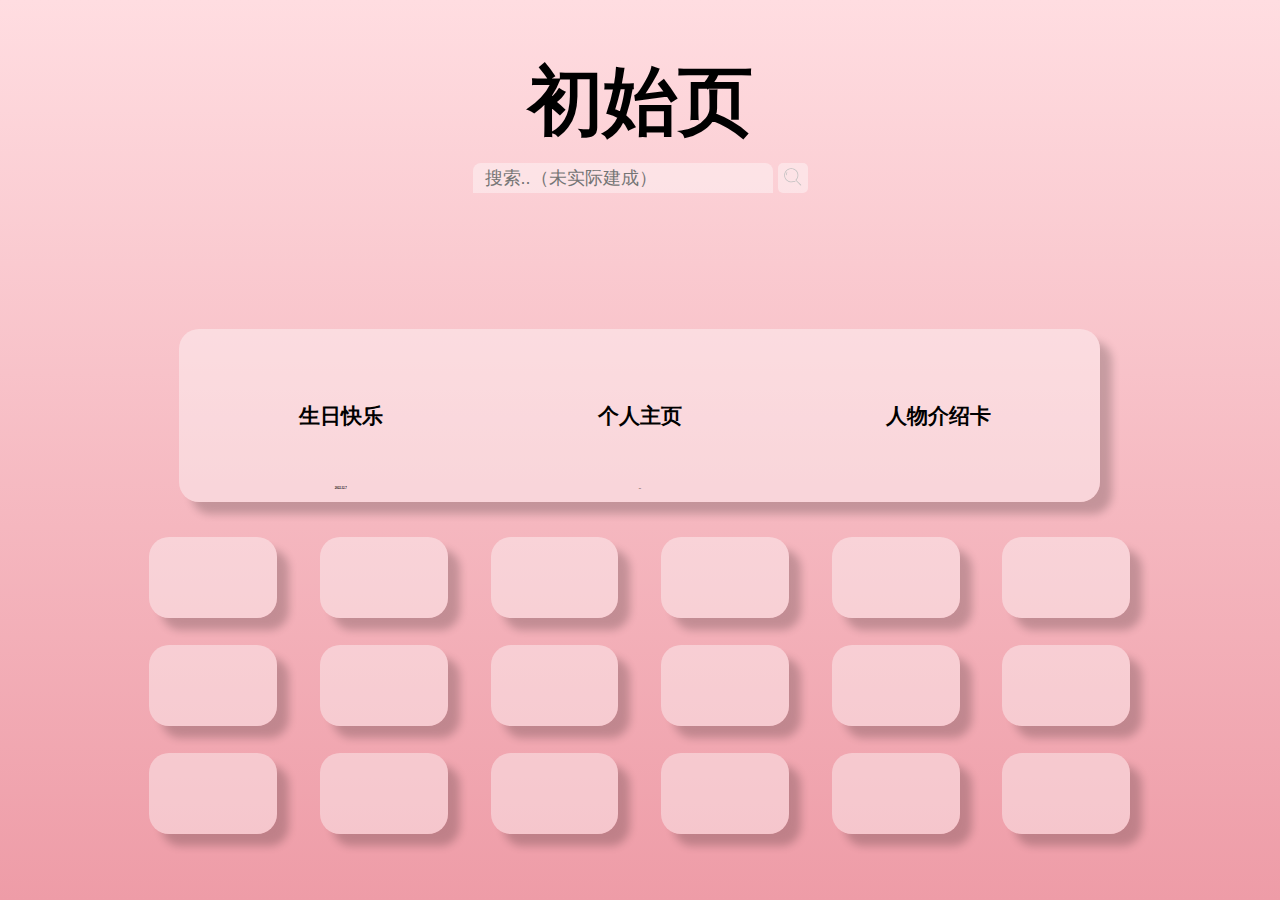
<file: index.html>
<!DOCTYPE html>
<html>
	<head>
		<meta charset="utf-8" />
		<title>初始页</title>
		<link rel="stylesheet" type="text/css" href="css/style.css">
	</head>
	<body>
		<article>
			<div class="title">
				<h2>初始页</h2>
				<form class="" action="">
					<input type="text" placeholder="搜索..（未实际建成）" name="search">
					<button type="submit"><svg t="1673343138600" class="icon" viewBox="0 0 1024 1024" version="1.1"
							xmlns="http://www.w3.org/2000/svg" p-id="3103" width="200" height="200">
							<path
								d="M912.072815 946.738335c-4.78498 0-9.56996-1.824555-13.220093-5.475711L650.662083 693.076078c-0.285502-0.285502-0.561795-0.579191-0.827855-0.883113l-6.979972-7.948019c-6.671956-7.594979-6.096858-19.11843 1.297552-26.012444 32.130791-29.958312 57.424874-65.413825 75.181283-105.379049 18.374486-41.35692 27.691689-85.472674 27.691689-131.122363 0-86.355787-33.628912-167.542854-94.691639-228.604558-61.062727-61.062727-142.249795-94.691639-228.604558-94.691639s-167.541831 33.628912-228.604558 94.691639c-61.062727 61.062727-94.691639 142.249795-94.691639 228.604558s33.628912 167.542854 94.691639 228.604558c61.062727 61.062727 142.249795 94.691639 228.604558 94.691639 26.15059 0 52.16508-3.130294 77.326133-9.301853 5.090948-1.353834 73.4038-19.189038 120.842229-14.809287 10.282181 0.948605 17.847483 10.05296 16.899902 20.335141s-10.047844 17.853623-20.335141 16.899902c-41.659819-3.845585-107.272165 13.571087-107.930151 13.747095-0.125867 0.033769-0.251733 0.065492-0.3776 0.097214-28.132734 6.91755-57.20998 10.425444-86.425372 10.425444-48.684816 0-95.922676-9.538237-140.402727-28.352745-42.953278-18.166755-81.523735-44.172035-114.644063-77.290317-33.119305-33.119305-59.123562-71.691809-77.29134-114.644063-18.813484-44.479027-28.352745-91.716888-28.352745-140.401704s9.53926-95.922676 28.352745-140.402727c18.167778-42.953278 44.172035-81.524758 77.29134-114.644063 33.119305-33.119305 71.690786-59.123562 114.644063-77.29134 44.480051-18.813484 91.717911-28.352745 140.402727-28.352745s95.922676 9.53926 140.401704 28.352745c42.953278 18.167778 81.524758 44.173059 114.644063 77.29134 33.118282 33.119305 59.123562 71.690786 77.29134 114.644063 18.813484 44.480051 28.351722 91.717911 28.351722 140.402727 0 50.912553-10.399861 100.136651-30.91101 146.305157-17.285688 38.906102-40.96704 73.973782-70.526263 104.47547l242.313791 242.310721c7.302313 7.30129 7.302313 19.138896 0.001023 26.440186C921.642774 944.912757 916.857794 946.738335 912.072815 946.738335z"
								fill="#bfbfbf" p-id="3104"></path>
							<path
								d="M165.576059 421.887656c-0.696872 0-1.400906-0.038886-2.110057-0.118704-10.260691-1.152243-17.645892-10.404977-16.493649-20.666692 4.838192-43.080168 17.974373-83.934644 39.046295-121.429607 5.058203-9.002025 16.457834-12.19781 25.458835-7.139607 9.002025 5.058203 12.19781 16.45681 7.139607 25.458835-18.605753 33.108049-30.207999 69.202105-34.484396 107.282399C183.060269 414.827867 174.967964 421.887656 165.576059 421.887656z"
								fill="#bfbfbf" p-id="3105"></path>
						</svg></i></button>
				</form>
			</div>
			<div class="box">
				<div class="box_senior">
				<div>
					<a href="storehouse/Happy_birthday-2022.12.7-17age/index.html">
						<div>
							<h3>生日快乐</h3>
							<h4>2022.12.7</h4>
						</div>
					</a>
				</div>
				<div>
					<a href="storehouse/My_Page-v0.4/index.html">
						<div>
							<h3>个人主页</h3>
							<h4>...</h4>
						</div>
					</a>
				</div>
				<div>
					<a href="storehouse/Card/index.html">
						<div>
							<h3>人物介绍卡</h3>
						</div>
					</a>
				</div>
				</div>
				<div>
					<a href="">
						<div></div>
					</a>
				</div>
				<div>
					<a href="">
						<div></div>
					</a>
				</div>
				<div>
					<a href="">
						<div></div>
					</a>
				</div>
				<div>
					<a href="">
						<div></div>
					</a>
				</div>
				<div>
					<a href="">
						<div></div>
					</a>
				</div>
				<div>
					<a href="">
						<div></div>
					</a>
				</div>
				<div>
					<a href="">
						<div></div>
					</a>
				</div>
				<div>
					<a href="">
						<div></div>
					</a>
				</div>
				<div>
					<a href="">
						<div></div>
					</a>
				</div>
				<div>
					<a href="">
						<div></div>
					</a>
				</div>
				<div>
					<a href="">
						<div></div>
					</a>
				</div>
				<div>
					<a href="">
						<div></div>
					</a>
				</div>
				<div>
					<a href="">
						<div></div>
					</a>
				</div>
				<div>
					<a href="">
						<div></div>
					</a>
				</div>
				<div>
					<a href="">
						<div></div>
					</a>
				</div>
				<div>
					<a href="">
						<div></div>
					</a>
				</div>
				<div>
					<a href="">
						<div></div>
					</a>
				</div>
				<div>
					<a href="">
						<div></div>
					</a>
				</div>
			</div>
		</article>
	</body>
</html>
</file>
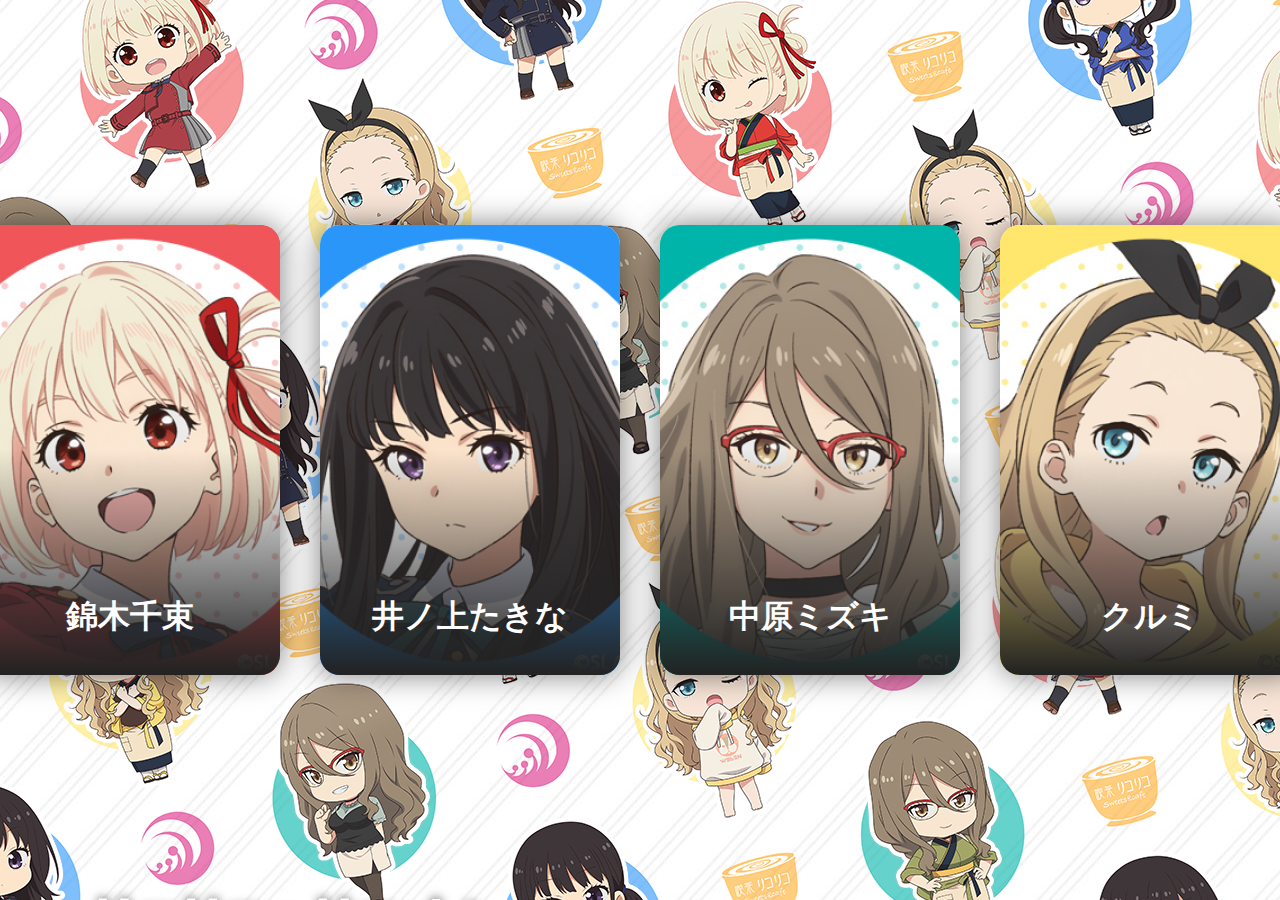
<file: storehouse/Card/index.html>
<!DOCTYPE html>
<html lang="en">
<head>
    <meta charset="UTF-8">
    <meta http-equiv="X-UA-Compatible" content="IE=edge">
    <meta name="viewport" content="width=device-width, initial-scale=1.0">
    <title>人物介绍卡片</title>
    <link rel="stylesheet" type="text/css" href="css/style.css">
</head>
<body>
    <div class="card" id="千束">
        <div class="photo">
            <img src="img/icon_01.jpg" alt="">
        </div>
        <h1>錦木千束</h1>
        <h2>にしきぎ&nbsp;ちさと</h2>
        <p>喫茶リコリコでは、自称・看板娘として明るく元気に働いている。</p>
        <a href="https://lycoris-recoil.com/character/?chara=chisato">了解更多</a>
    </div>
    <div class="card" id="泷奈">
        <div class="photo">
            <img src="img/icon_02.jpg" alt="">
        </div>
        <h1>井ノ上たきな</h1>
        <h2>いのうえ&nbsp;たきな</h2>
        <p>リコリコでの仕事で成果を出したいと思っている。</p>
        <a href="https://lycoris-recoil.com/character/?chara=takina">了解更多</a>
    </div>
    <div class="card" id="中原">
        <div class="photo">
            <img src="img/icon_03.jpg" alt="">
        </div>
        <h1>中原ミズキ</h1>
        <h2>なかはら&nbsp;みずき</h2>
        <p>晩酌しながら結婚雑誌を読むのがルーティーン。</p>
        <a href="https://lycoris-recoil.com/character/?chara=mizuki">了解更多</a>
    </div>
	<div class="card" id="胡桃">
	    <div class="photo">
	        <img src="img/icon_04.jpg" alt="">
	    </div>
	    <h1>クルミ</h1>
	    <h2>Walnut</h2>
	    <p>追っ手から逃れる為、しばらく喫茶リコリコに身を隠すこととなる。</p>
	    <a href="https://lycoris-recoil.com/character/?chara=kurumi">了解更多</a>
	</div>
</body>
</html>
</file>
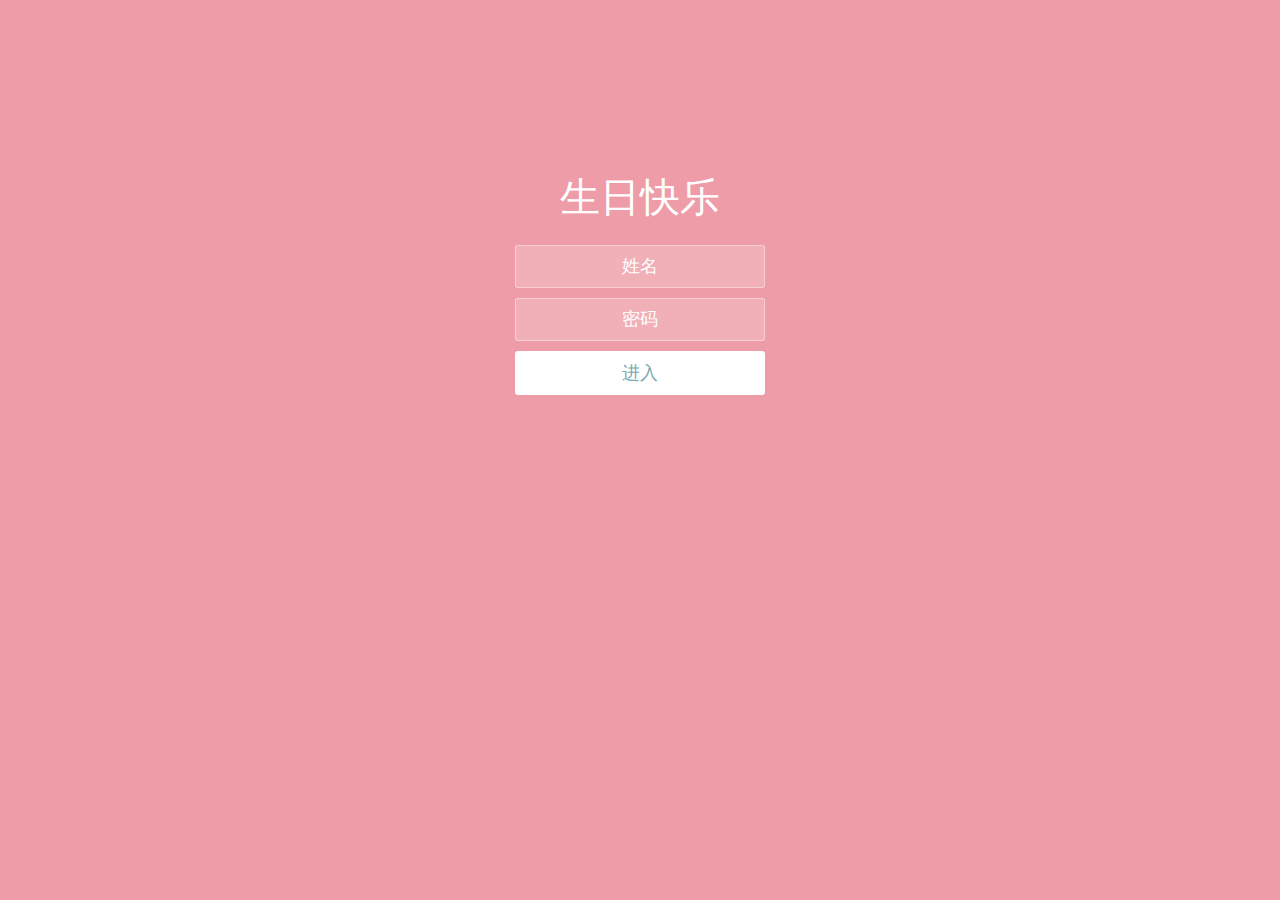
<file: storehouse/Happy_birthday-2022.12.7-17age/index.html>
<!doctype html>
<html lang="zh">

<head>
    <meta charset="UTF-8">
    <meta http-equiv="X-UA-Compatible" content="IE=edge,chrome=1">
    <meta name="viewport" content="width=device-width, initial-scale=1.0">
    <title>Happy Birthday</title>
    <link rel="stylesheet" type="text/css" href="css/styles.css">
</head>

<style>
    .iframepage {
        -webkit-overflow-scrolling: touch;
        overflow-x: scroll;
        overflow-y: hidden;
    }

    ::-webkit-scrollbar {
        width: 0px;
    }

    /*局部滚动的dom节点*/
    .scroll-el {
        overflow: auto;
    }
</style>

<body>
    <iframe src="./html/login.html" id="iframepage" scrolling="no" onload="changeFrameHeight()" frameborder="0"
        style="width:100%" marginwidth="0" marginheight="0"></iframe>
    <script src="js/jquery-2.1.1.min.js" type="text/javascript"></script>
    <script src="js/jquery-1.8.4.min.js" type="text/javascript"></script>
</body>

</html>
</file>
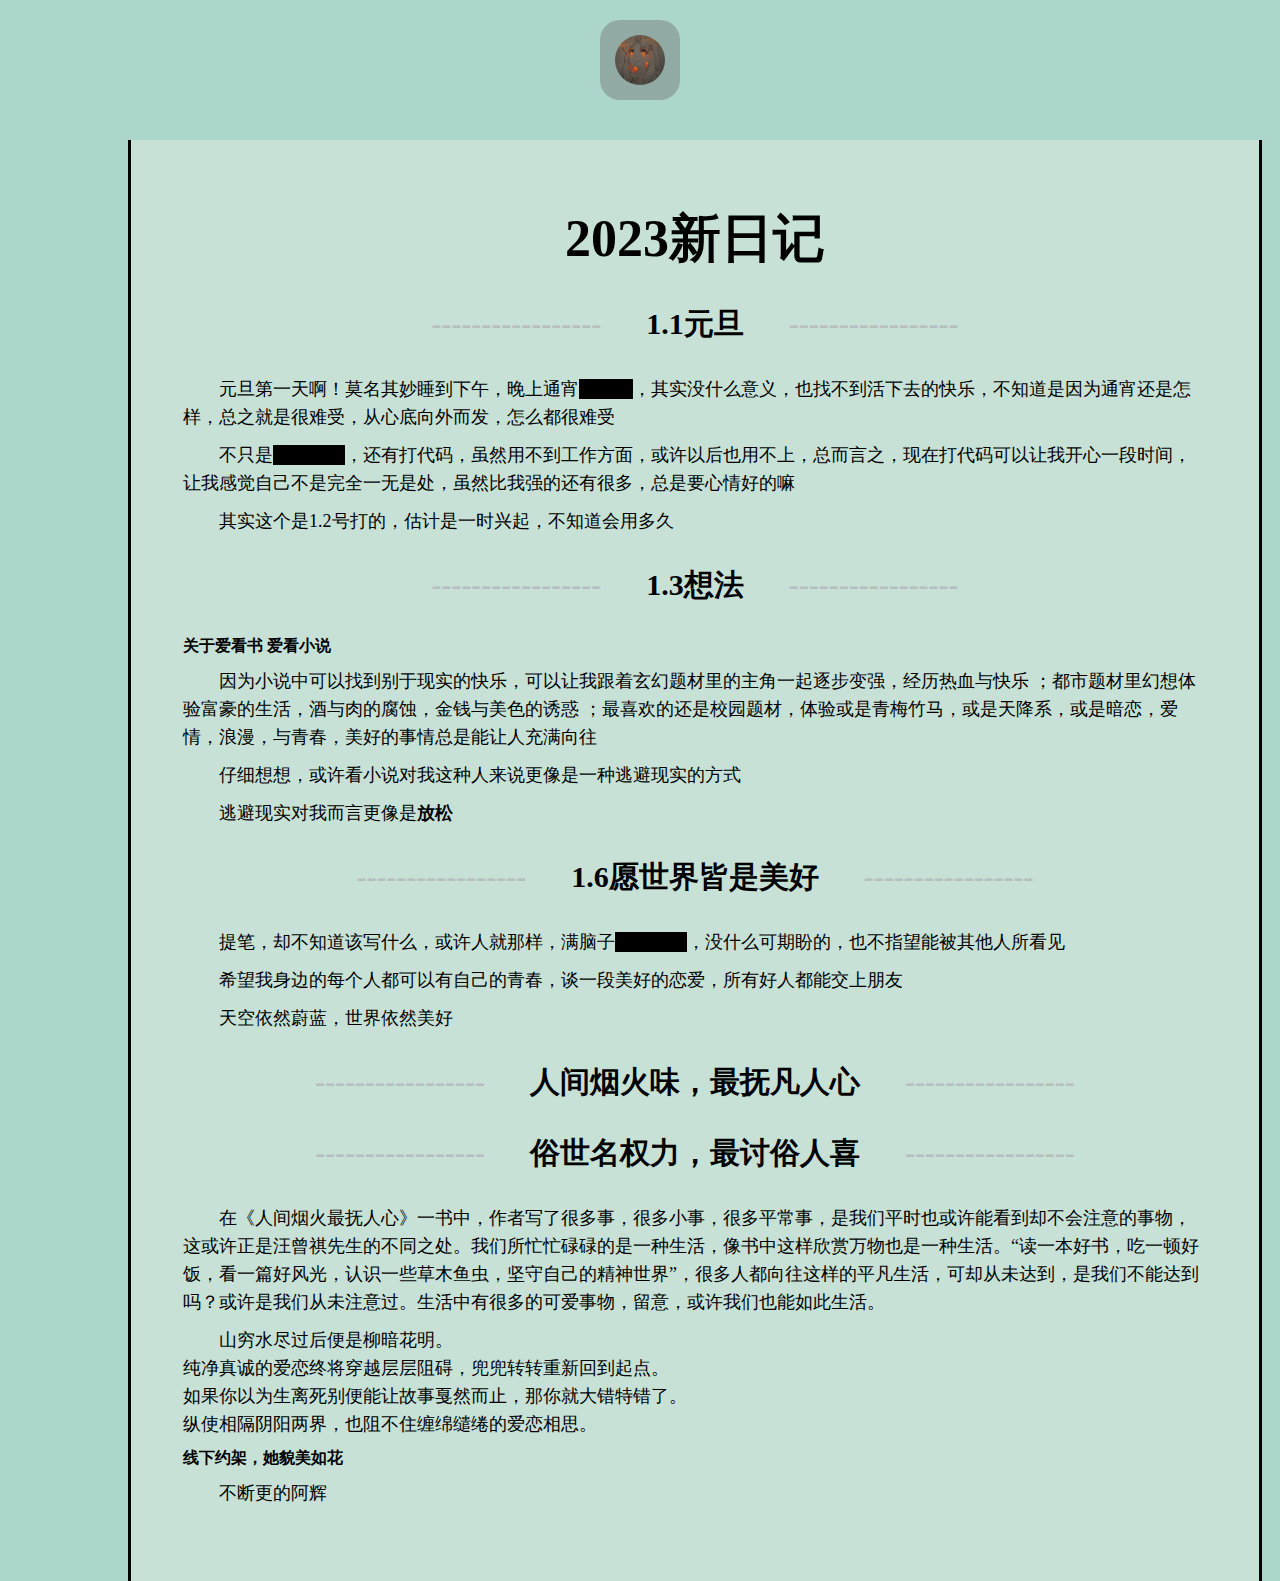
<file: storehouse/My_Page-v0.4/index.html>
<!DOCTYPE html>
<html>
	<head>
		<meta charset="utf-8" />
		<title>算个私人日志吧？</title>
		<link rel="stylesheet" type="text/css" href="css/index-style.css" />
		<link rel="stylesheet" type="text/css" href="css/home-style.css">
		<link rel="stylesheet" type="text/css" href="css/nav-style.css" />
	</head>
	<body>
		<nav>
			<div><a href="Yr.html"><img src="resources/img/Yr.jpg" alt="" class="nav-img"></a></div>
			<div><a href=""><img src="resources/img/测试1.jpg" alt="" class="nav-img"></a></div>
			<div class="nav-home"><a href="#"><img src="resources/img/headshot.jpg" alt="" class="nav-img"></a></div>
			<div><a href=""><img src="resources/img/测试5.jpg" alt="" class="nav-img"></a></div>
			<div><a href="bg.html"><img src="resources/img/测试3.jpg" alt="" class="nav-img"></a></div>
		</nav>
		<article>
			<h2>2023新日记</h2>
			<h3>1.1元旦</h3>
			<p>元旦第一天啊！莫名其妙睡到下午，晚上通宵<del>看小片</del>，其实没什么意义，也找不到活下去的快乐，不知道是因为通宵还是怎样，总之就是很难受，从心底向外而发，怎么都很难受</p>
			<p>不只是<del>看小片哦</del>，还有打代码，虽然用不到工作方面，或许以后也用不上，总而言之，现在打代码可以让我开心一段时间，让我感觉自己不是完全一无是处，虽然比我强的还有很多，总是要心情好的嘛</p>
			<p>其实这个是1.2号打的，估计是一时兴起，不知道会用多久</p>
			<h3>1.3想法</h3>
			<h4>关于爱看书&nbsp;爱看小说</h4>
			<p>因为小说中可以找到别于现实的快乐，可以让我跟着玄幻题材里的主角一起逐步变强，经历热血与快乐
				；都市题材里幻想体验富豪的生活，酒与肉的腐蚀，金钱与美色的诱惑
				；最喜欢的还是校园题材，体验或是青梅竹马，或是天降系，或是暗恋，爱情，浪漫，与青春，美好的事情总是能让人充满向往</p>
			<p>仔细想想，或许看小说对我这种人来说更像是一种逃避现实的方式</p>
			<p>逃避现实对我而言更像是<strong>放松</strong></p>
			<h3>1.6愿世界皆是美好</h3>
			<p>提笔，却不知道该写什么，或许人就那样，满脑子<del>黄色废料</del>，没什么可期盼的，也不指望能被其他人所看见</p>
			<p>希望我身边的每个人都可以有自己的青春，谈一段美好的恋爱，所有好人都能交上朋友</p>
			<p>天空依然蔚蓝，世界依然美好</p>
			<h3>人间烟火味，最抚凡人心</h3>
			<h3>俗世名权力，最讨俗人喜</h3>
			<p>在《人间烟火最抚人心》一书中，作者写了很多事，很多小事，很多平常事，是我们平时也或许能看到却不会注意的事物，这或许正是汪曾祺先生的不同之处。我们所忙忙碌碌的是一种生活，像书中这样欣赏万物也是一种生活。“读一本好书，吃一顿好饭，看一篇好风光，认识一些草木鱼虫，坚守自己的精神世界”，很多人都向往这样的平凡生活，可却从未达到，是我们不能达到吗？或许是我们从未注意过。生活中有很多的可爱事物，留意，或许我们也能如此生活。
			</p>
			
			<p>
				山穷水尽过后便是柳暗花明。
				<br>
				纯净真诚的爱恋终将穿越层层阻碍，兜兜转转重新回到起点。
				<br>
				如果你以为生离死别便能让故事戛然而止，那你就大错特错了。
				<br>
				纵使相隔阴阳两界，也阻不住缠绵缱绻的爱恋相思。
			</p>
			<h4>线下约架，她貌美如花</h4>
			<p>不断更的阿辉</p>
		</article>
	</body>
</html>
</file>
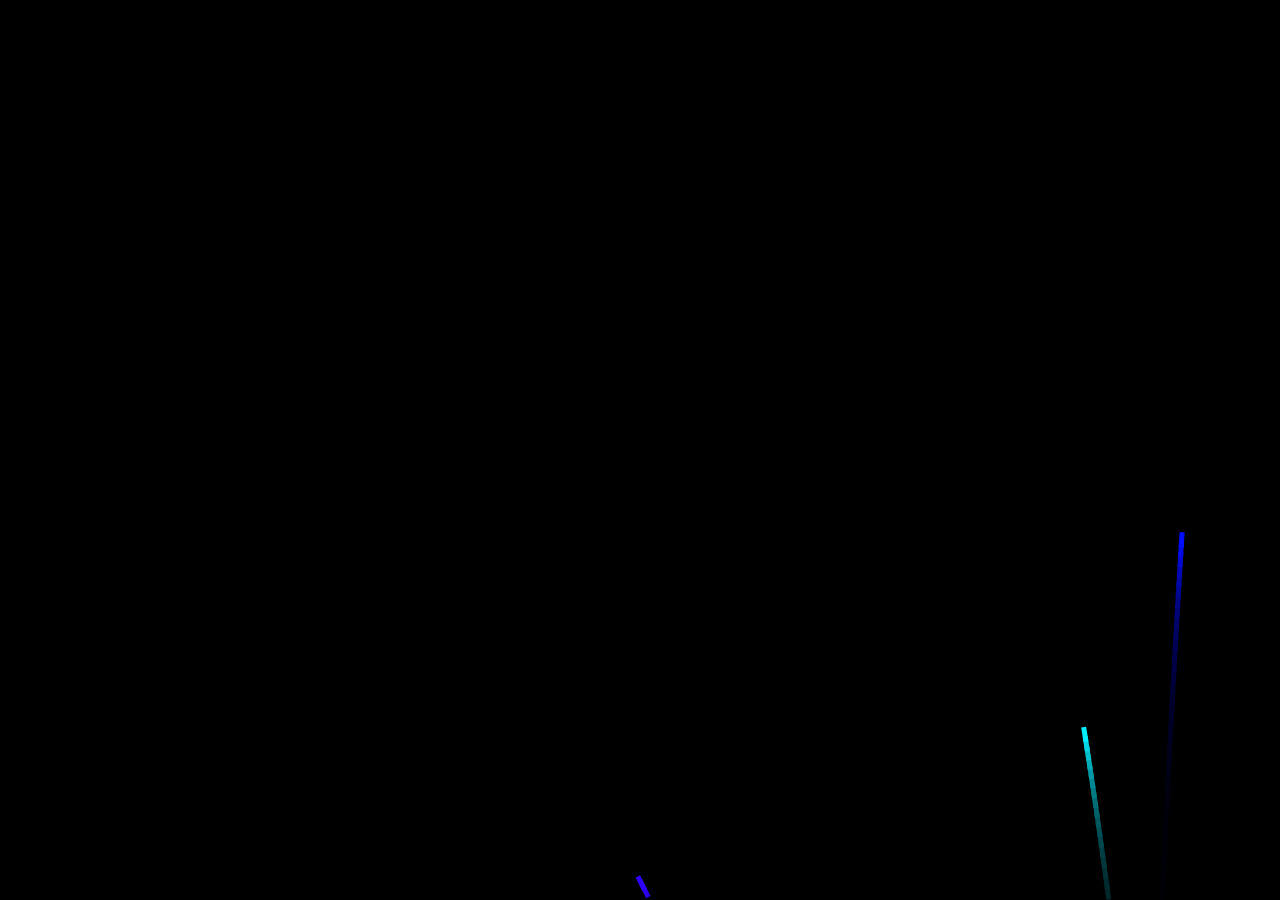
<file: storehouse/Happy_birthday-2022.12.7-17age/html/EasterEgg.html>
<!DOCTYPE html>
<html lang="en">
<script>
  var _hmt = _hmt || [];
  (function () {
    var hm = document.createElement("script");
    hm.src = "https://hm.baidu.com/hm.js?c923daf3182a4b0ce01878475080aadc";
    var s = document.getElementsByTagName("script")[0];
    s.parentNode.insertBefore(hm, s);
  })();
</script>

<head>
  <meta charset="UTF-8">
  <title>王艺然，生日快乐！</title>


</head>
<style>
  body {
    margin: 0;
    overflow: hidden;
    background: black;
  }

  canvas {
    position: absolute;
  }
</style>

<body>

  <canvas></canvas>
  <canvas></canvas>
  <canvas></canvas>

  <script>

    function GetRequest() {
      var url = decodeURI(location.search); //获取url中"?"符后的字串
      var theRequest = new Object();
      if (url.indexOf("?") != -1) {
        var str = url.substr(1);
        strs = str.split("&");
        for (var i = 0; i < strs.length; i++) {
          theRequest[strs[i].split("=")[0]] = unescape(strs[i].split("=")[1]);
        }
      }
      return theRequest;
    }
    class Shard {
      constructor(x, y, hue) {
        this.x = x;
        this.y = y;
        this.hue = hue;
        this.lightness = 50;
        this.size = 15 + Math.random() * 10;
        const angle = Math.random() * 2 * Math.PI;
        const blastSpeed = 1 + Math.random() * 6;
        this.xSpeed = Math.cos(angle) * blastSpeed;
        this.ySpeed = Math.sin(angle) * blastSpeed;
        this.target = getTarget();
        this.ttl = 100;
        this.timer = 0;
      }
      draw() {
        ctx2.fillStyle = `hsl(${this.hue}, 100%, ${this.lightness}%)`;
        ctx2.beginPath();
        ctx2.arc(this.x, this.y, this.size, 0, 2 * Math.PI);
        ctx2.closePath();
        ctx2.fill();
      }
      update() {
        if (this.target) {
          const dx = this.target.x - this.x;
          const dy = this.target.y - this.y;
          const dist = Math.sqrt(dx * dx + dy * dy);
          const a = Math.atan2(dy, dx);
          const tx = Math.cos(a) * 5;
          const ty = Math.sin(a) * 5;
          this.size = lerp(this.size, 1.5, 0.05);

          if (dist < 5) {
            this.lightness = lerp(this.lightness, 100, 0.01);
            this.xSpeed = this.ySpeed = 0;
            this.x = lerp(this.x, this.target.x + fidelity / 2, 0.05);
            this.y = lerp(this.y, this.target.y + fidelity / 2, 0.05);
            this.timer += 1;
          } else
            if (dist < 10) {
              this.lightness = lerp(this.lightness, 100, 0.01);
              this.xSpeed = lerp(this.xSpeed, tx, 0.1);
              this.ySpeed = lerp(this.ySpeed, ty, 0.1);
              this.timer += 1;
            } else {
              this.xSpeed = lerp(this.xSpeed, tx, 0.02);
              this.ySpeed = lerp(this.ySpeed, ty, 0.02);
            }
        } else {
          this.ySpeed += 0.05;
          //this.xSpeed = lerp(this.xSpeed, 0, 0.1);
          this.size = lerp(this.size, 1, 0.05);

          if (this.y > c2.height) {
            shards.forEach((shard, idx) => {
              if (shard === this) {
                shards.splice(idx, 1);
              }
            });
          }
        }
        this.x = this.x + this.xSpeed;
        this.y = this.y + this.ySpeed;
      }
    }


    class Rocket {
      constructor() {
        const quarterW = c2.width / 4;
        this.x = quarterW + Math.random() * (c2.width - quarterW);
        this.y = c2.height - 15;
        this.angle = Math.random() * Math.PI / 4 - Math.PI / 6;
        this.blastSpeed = 6 + Math.random() * 7;
        this.shardCount = 15 + Math.floor(Math.random() * 15);
        this.xSpeed = Math.sin(this.angle) * this.blastSpeed;
        this.ySpeed = -Math.cos(this.angle) * this.blastSpeed;
        this.hue = Math.floor(Math.random() * 360);
        this.trail = [];
      }
      draw() {
        ctx2.save();
        ctx2.translate(this.x, this.y);
        ctx2.rotate(Math.atan2(this.ySpeed, this.xSpeed) + Math.PI / 2);
        ctx2.fillStyle = `hsl(${this.hue}, 100%, 50%)`;
        ctx2.fillRect(0, 0, 5, 15);
        ctx2.restore();
      }
      update() {
        this.x = this.x + this.xSpeed;
        this.y = this.y + this.ySpeed;
        this.ySpeed += 0.1;
      }

      explode() {
        for (let i = 0; i < 70; i++) {
          shards.push(new Shard(this.x, this.y, this.hue));
        }
      }
    }

    console.log(GetRequest('val').val)
    // INITIALIZATION
    const [c1, c2, c3] = document.querySelectorAll('canvas');
    const [ctx1, ctx2, ctx3] = [c1, c2, c3].map(c => c.getContext('2d'));
    let fontSize = 200;
    const rockets = [];
    const shards = [];
    const targets = [];
    const fidelity = 3;
    let counter = 0;
    c2.width = c3.width = window.innerWidth;
    c2.height = c3.height = window.innerHeight;
    ctx1.fillStyle = '#000';
    const text = '王艺然,生日快乐！'
    let textWidth = 99999999;

    while (textWidth > window.innerWidth) {
      ctx1.font = `900 ${fontSize--}px Arial`;
      textWidth = ctx1.measureText(text).width;
    }

    c1.width = textWidth;
    c1.height = fontSize * 1.5;
    ctx1.font = `900 ${fontSize}px Arial`;
    ctx1.fillText(text, 0, fontSize);
    const imgData = ctx1.getImageData(0, 0, c1.width, c1.height);
    for (let i = 0, max = imgData.data.length; i < max; i += 4) {
      const alpha = imgData.data[i + 3];
      const x = Math.floor(i / 4) % imgData.width;
      const y = Math.floor(i / 4 / imgData.width);

      if (alpha && x % fidelity === 0 && y % fidelity === 0) {
        targets.push({ x, y });
      }
    }

    ctx3.fillStyle = '#FFF';
    ctx3.shadowColor = '#FFF';
    ctx3.shadowBlur = 25;

    // ANIMATION LOOP
    (function loop() {
      ctx2.fillStyle = "rgba(0, 0, 0, .1)";
      ctx2.fillRect(0, 0, c2.width, c2.height);
      //ctx2.clearRect(0, 0, c2.width, c2.height);
      counter += 1;

      if (counter % 15 === 0) {
        rockets.push(new Rocket());
      }
      rockets.forEach((r, i) => {
        r.draw();
        r.update();
        if (r.ySpeed > 0) {
          r.explode();
          rockets.splice(i, 1);
        }
      });

      shards.forEach((s, i) => {
        s.draw();
        s.update();

        if (s.timer >= s.ttl || s.lightness >= 99) {
          ctx3.fillRect(s.target.x, s.target.y, fidelity + 1, fidelity + 1);
          shards.splice(i, 1);
        }
      });

      requestAnimationFrame(loop);
    })();

    // HELPER FUNCTIONS
    const lerp = (a, b, t) => Math.abs(b - a) > 0.1 ? a + t * (b - a) : b;

    function getTarget() {
      if (targets.length > 0) {
        const idx = Math.floor(Math.random() * targets.length);
        let { x, y } = targets[idx];
        targets.splice(idx, 1);

        x += c2.width / 2 - textWidth / 2;
        y += c2.height / 2 - fontSize / 2;

        return { x, y };
      }
    }


  </script>

</body>

</html>
</file>
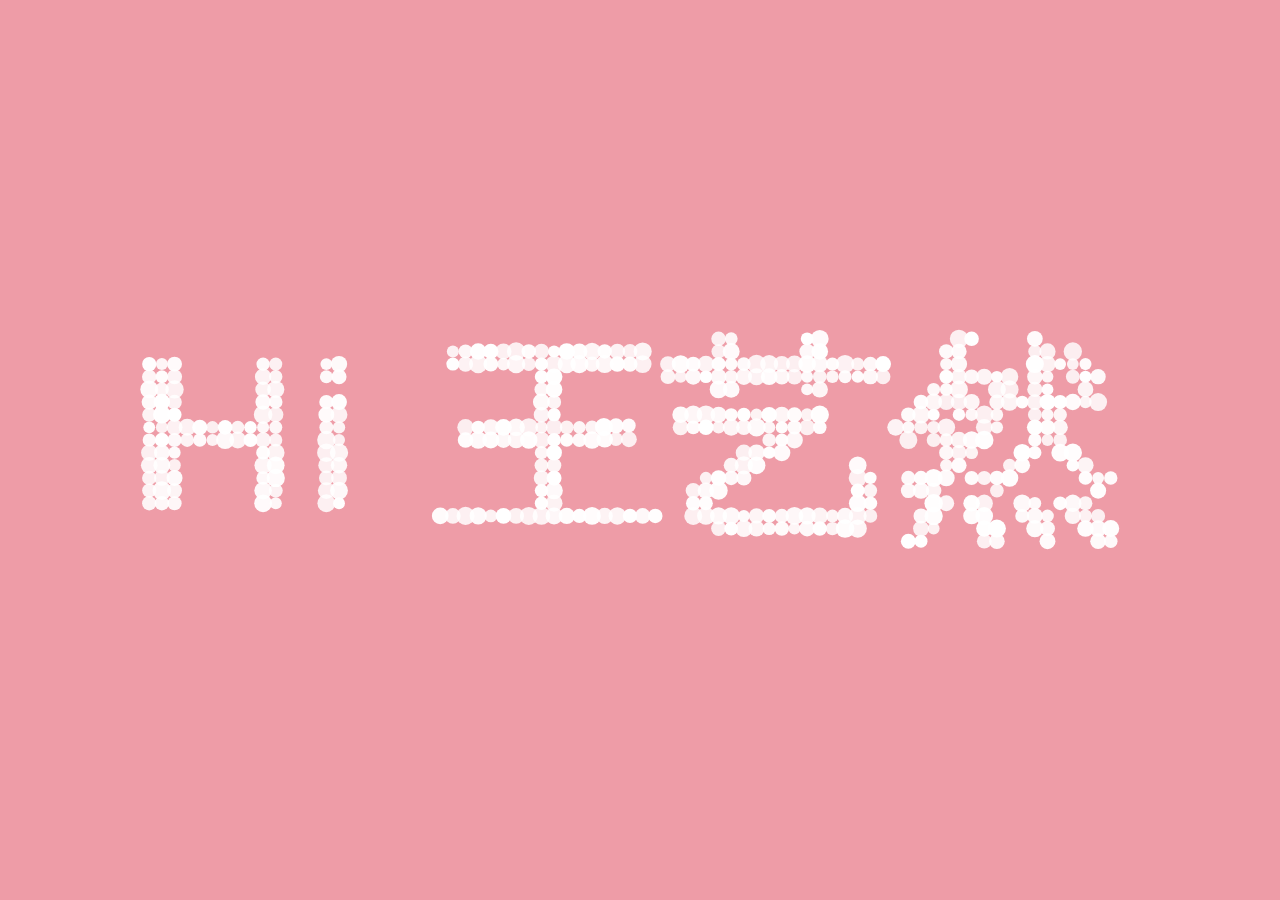
<file: storehouse/Happy_birthday-2022.12.7-17age/html/index1.html>
<!DOCTYPE html>
<html>

<head>

  <meta charset="UTF-8">

  <title></title>

  <link rel="stylesheet" href="../css/normalizel.css">

  <link rel="stylesheet" href="../css/stylel.css" media="screen" type="text/css" />

</head>

<body>
<canvas class="canvas"></canvas>

<div class="help">?</div> 

<div class="ui">
  <input class="ui-input" type="text" />
  <span class="ui-return">↵</span>
</div>

<div class="overlay">
  <div class="tabs">
    <div class="tabs-labels"><span class="tabs-label">Commands</span><span class="tabs-label">Info</span><span class="tabs-label">Share</span></div>

    <div class="tabs-panels">
      <ul class="tabs-panel commands">
        <li class="commands-item"><span class="commands-item-title">Text</span><span class="commands-item-info" data-demo="Hello :)">Type anything</span><span class="commands-item-action">Demo</span></li>
        <li class="commands-item"><span class="commands-item-title">Countdown</span><span class="commands-item-info" data-demo="#countdown 10">#countdown<span class="commands-item-mode">number</span></span><span class="commands-item-action">Demo</span></li>
        <li class="commands-item"><span class="commands-item-title">Time</span><span class="commands-item-info" data-demo="#time">#time</span><span class="commands-item-action">Demo</span></li>
        <li class="commands-item"><span class="commands-item-title">Rectangle</span><span class="commands-item-info" data-demo="#rectangle 30x15">#rectangle<span class="commands-item-mode">width x height</span></span><span class="commands-item-action">Demo</span></li>
        <li class="commands-item"><span class="commands-item-title">Circle</span><span class="commands-item-info" data-demo="#circle 25">#circle<span class="commands-item-mode">diameter</span></span><span class="commands-item-action">Demo</span></li>

        <li class="commands-item commands-item--gap"><span class="commands-item-title">Animate</span><span class="commands-item-info" data-demo="The time is|#time|#countdown 3|#icon thumbs-up"><span class="commands-item-mode">command1</span>&nbsp;|<span class="commands-item-mode">command2</span></span><span class="commands-item-action">Demo</span></li>
      </ul>
    </div>
  </div>
</div>

  <script src="../js/indexl.js"></script>

</body>

</html>
</file>
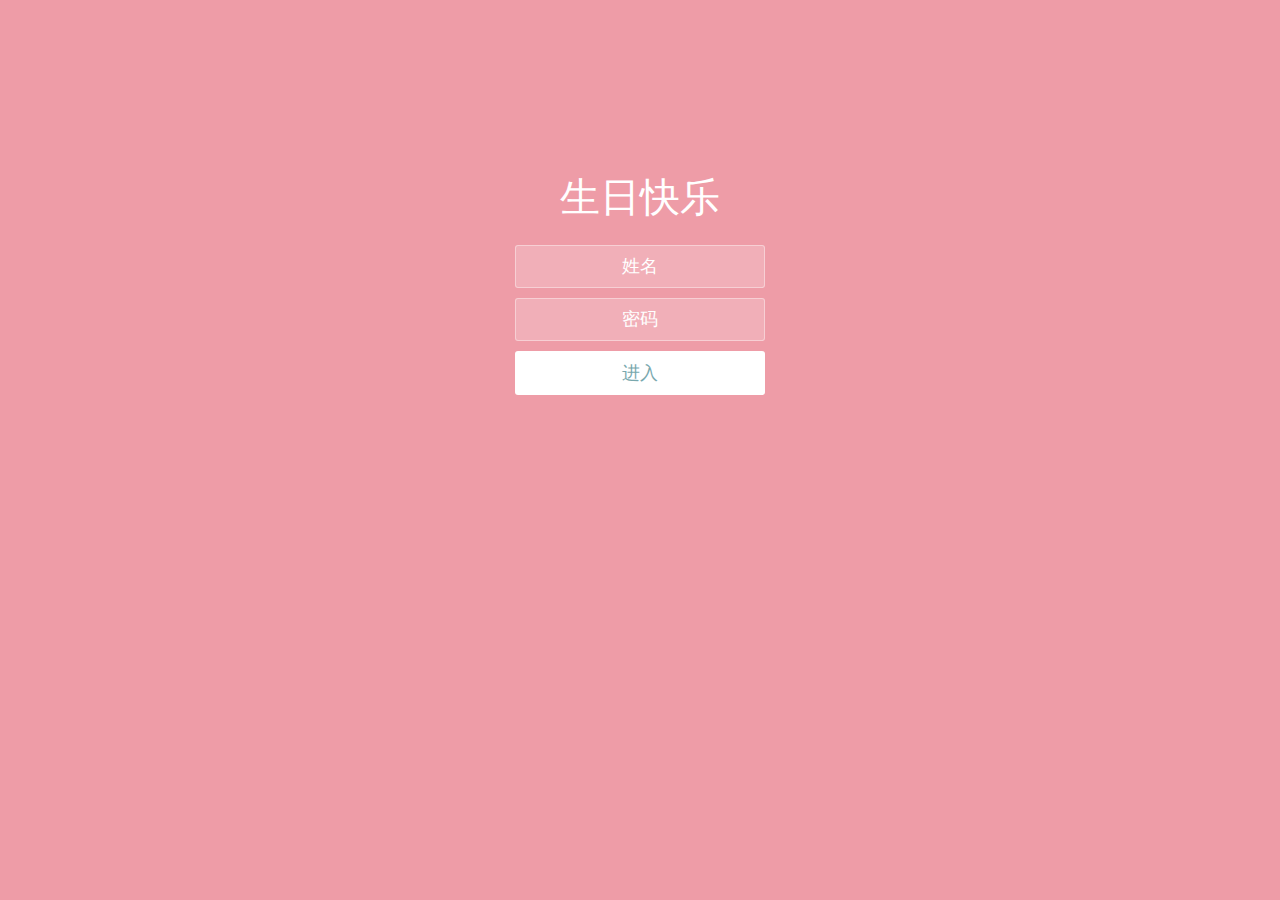
<file: storehouse/Happy_birthday-2022.12.7-17age/html/login.html>
<!doctype html>
<html lang="zh">

<head>
	<meta charset="UTF-8">
	<meta http-equiv="X-UA-Compatible" content="IE=edge,chrome=1">
	<meta name="viewport" content="width=device-width, initial-scale=1.0">
	<title>Happy Birthday</title>
	<link rel="stylesheet" type="text/css" href="../css/styles.css">
</head>

<body>
	<div class="htmleaf-container">
		<div class="wrapper">
			<div class="container">
				<h1>生日快乐</h1>
				<form class="form">
					<input id="userName" name="userName" type="text" placeholder="姓名" value="">
					<input id="pwd" name="pwd" type="password" placeholder="密码">
					<button type="submit" id="login-button">进入</button>
				</form>
			</div>
			<ul class="bg-bubbles">
				<li></li>
				<li></li>
				<li></li>
				<li></li>
				<li></li>
				<li></li>
				<li></li>
				<li></li>
				<li></li>
				<li></li>
			</ul>
		</div>
	</div>

	<script src="../js/jquery-2.1.1.min.js" type="text/javascript"></script>
	<script src="../js/jquery-1.8.4.min.js" type="text/javascript"></script>

</body>

</html>
</file>
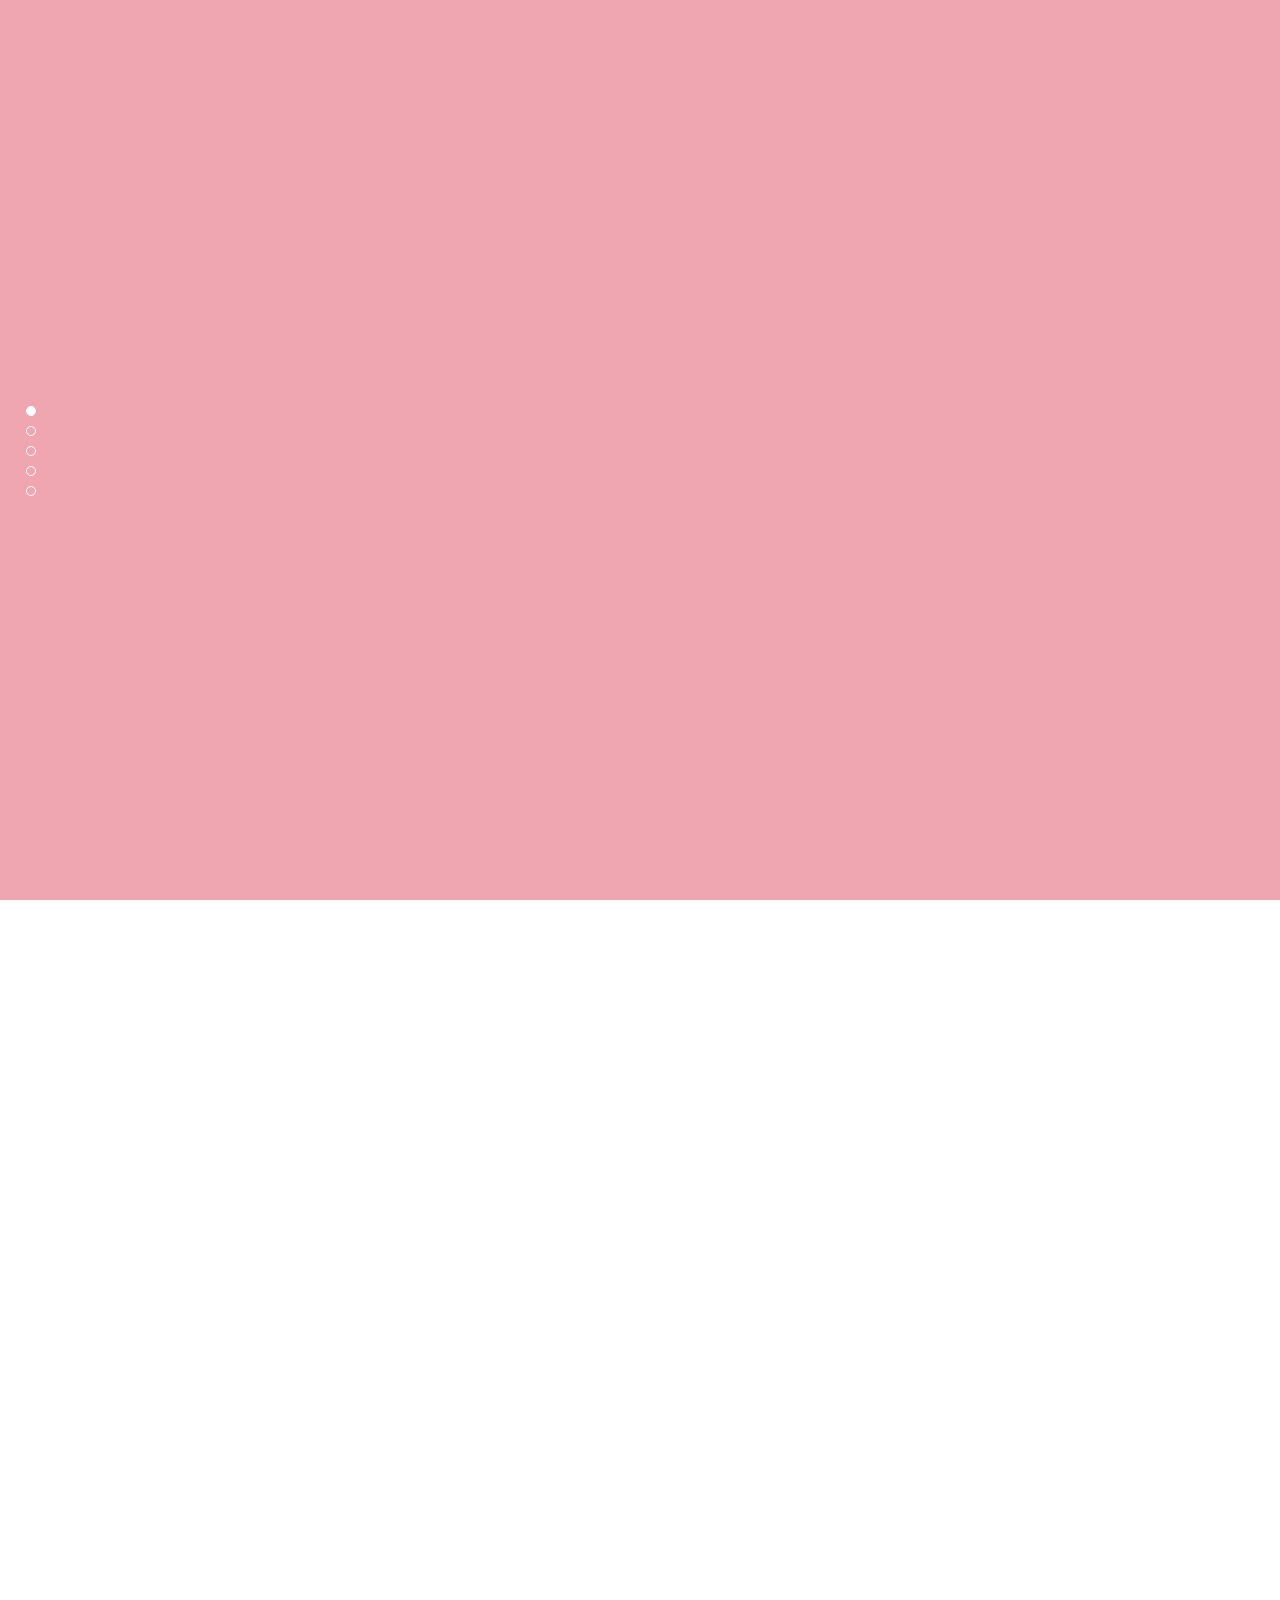
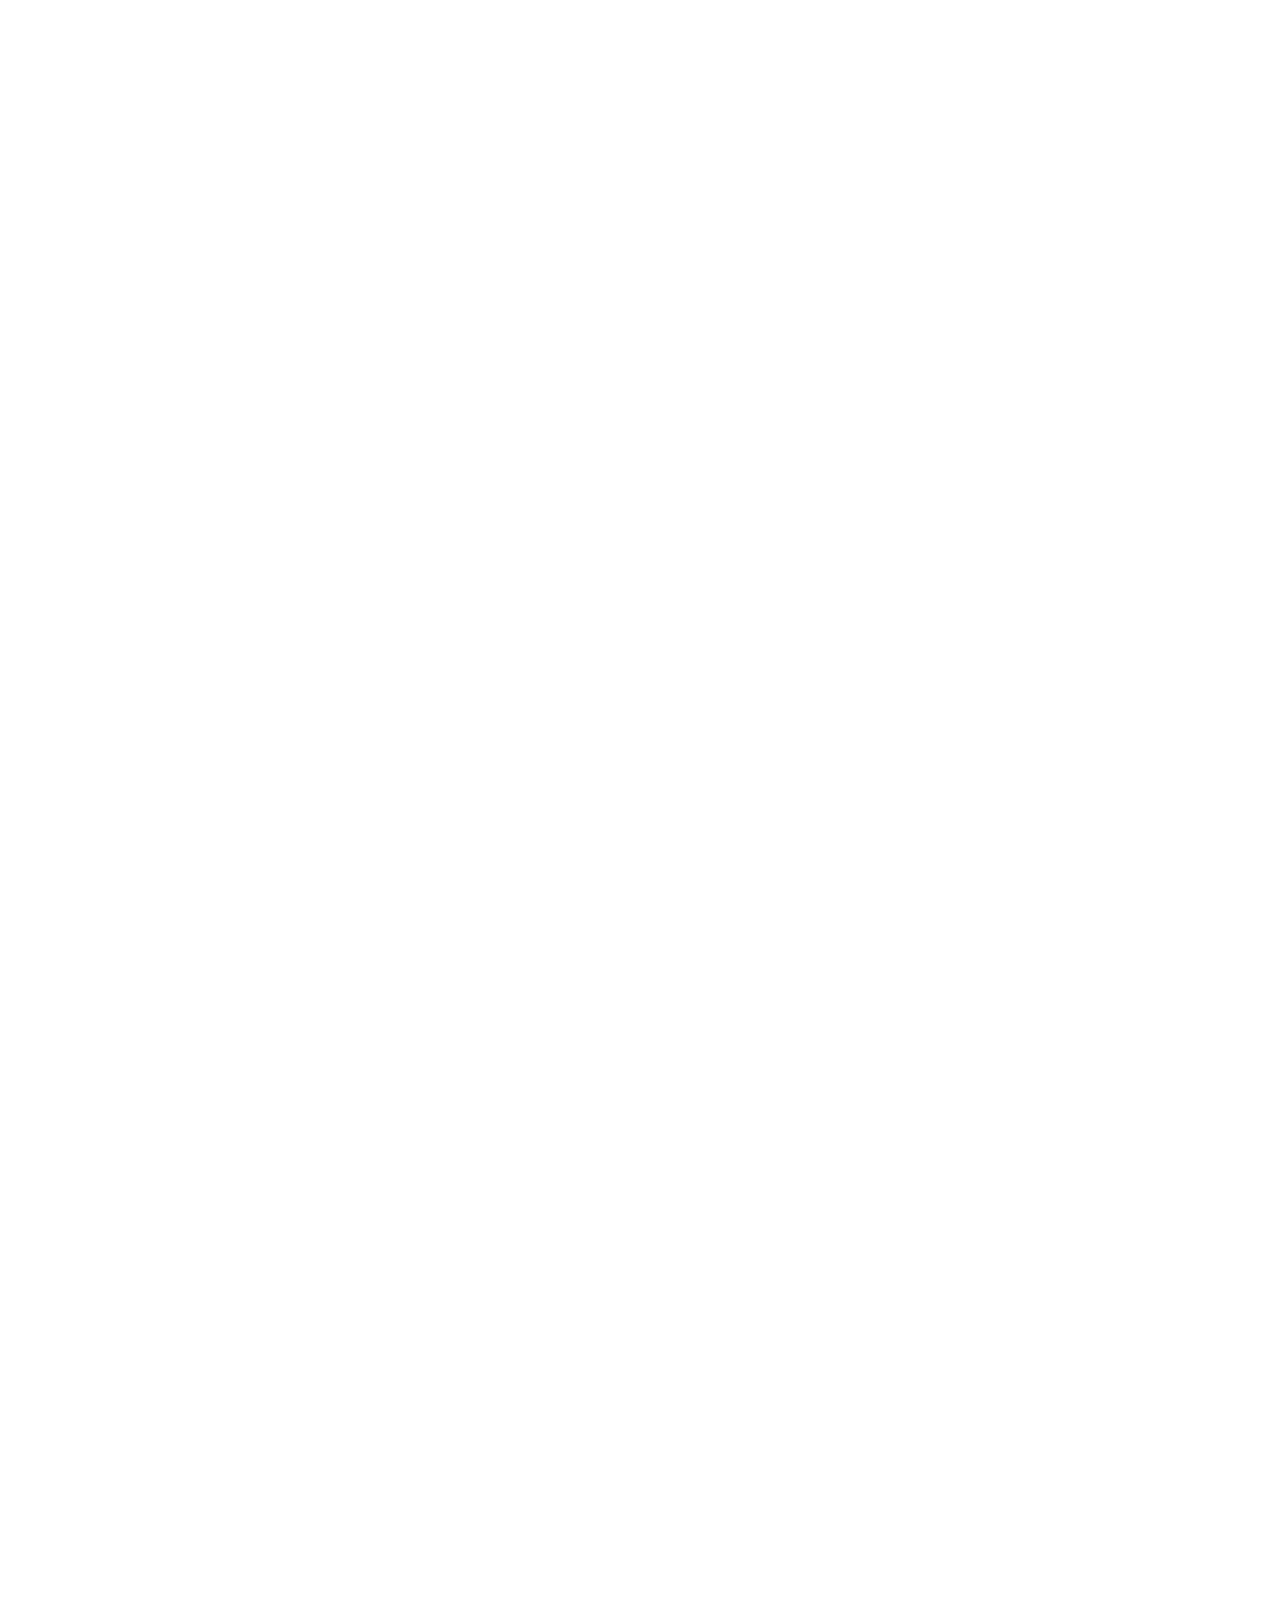
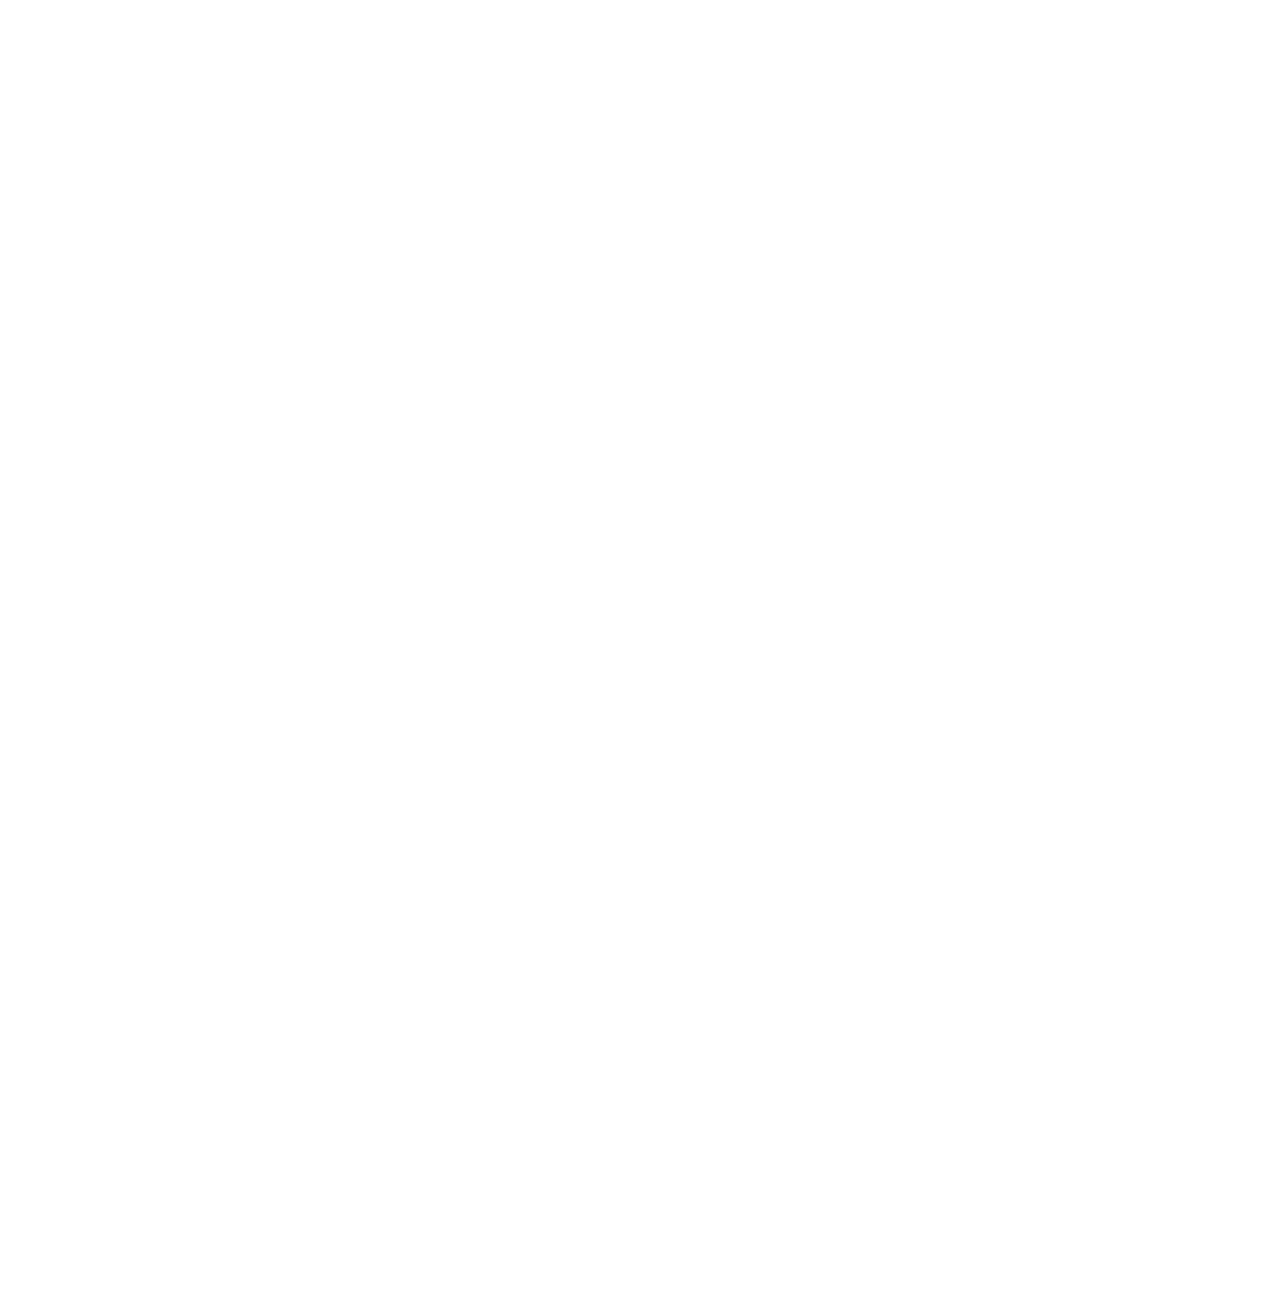
<file: storehouse/Happy_birthday-2022.12.7-17age/html/Memories.html>
<!DOCTYPE html>
<html lang="zh-CN">

<head>
  <meta charset="UTF-8">
  <title>Happy Birthday</title>
  <link rel="stylesheet" href="../css/jquery.fullPage.css">
  <link rel="stylesheet" href="../css/style.css">
</head>

<body>
  <div class="bgcolor">
    <div style="z-index:100;" id="dowebok">
      <!--第一屏-->
      <div class="section">
        <div class="ly-box01">
          <div class="ly-txt01">
            <p class="ly-stxt01">愿你能精致到老，眼里</p>
            <p class="ly-stxt02">长着太阳，笑里全是坦荡。</p>
            <p class="ly-stxt03">阳光下永远像个孩子，风雨里</p>
            <p class="ly-stxt04">像个大人，无畏亦无惧。</p>
            <!-- ，在认清 -->
            <p class="ly-stxt05">你若不伤，岁月无恙。</p>
            <!-- <p class="ly-stxt05">生活的真相后，更加热爱它吧！</p> -->
          </div>
          <div class="ly-txt02">
            <p class="ly-stxt06">我不是在最好的时光</p>
            <p class="ly-stxt07">遇见了你，而是遇见了你</p>
            <p class="ly-stxt08">才开始了我这段最好的时光。</p>
            <p class="ly-stxt09">承蒙时光不弃，感谢相遇。</p>
            <p class="ly-stxt10">祝你：往下拉！</p>
          </div>
        </div>
      </div>

      <!--第二屏-->
      <div class="section">
        <div class="timeline"></div>
        <div class="timepoint11"></div>
        <div class="ly-box11">
          <div class="ly-txt11" style="width:100%;height:10%;left:10%">
            <img class="ly-img11" src="../img/HappyBirthday.png" style="width:100%;height:100%">
          </div>
          <div class="ly-txt12">

          </div>
          <div class="ly-imgbox11" style="height:80%">
            <img class="ly-img11" src="../img/zt.png" style="height:100%">
          </div>
        </div>
        <div class="ly-triangle11"></div>

        <div class="ly-box12">
          <div class="ly-txt13" style="width:100%;height:10%;left:10%">
            <img class="ly-img11" src="../img/HappyBirthday.png" style="width:100%;height:100%">
          </div>
          <div class="ly-txt14">
            <p>小寿星</p>
            <p>祝你所有的希望都能如愿</p>
            <p>所有的梦想都能实现</p>
            <p>所有的期待都能出现</p>
            <p>所有的付出都能兑现在你生日来临之即。</p>
          </div>
          <div class="ly-imgbox11" style="height:50%">
            <img class="ly-img11" src="../img/timg.jpg" style="height:100%">
          </div>
        </div>
        <div class="ly-triangle12"></div>

      </div>

      <!--第三屏-->

      <div class="section">
        <div class="timeline"></div>
        <div class="timepoint21"></div>
        <div class="ly-box21">
          <div class="ly-txt21" style="width:100%;height:10%;left:10%">
            <img class="ly-img11" src="../img/HappyBirthday.png" style="width:200%;height:100%">
          </div>
          <div class="ly-txt22" style="left:20%;font-size: 45px">
            <p>祝</p>
            <p>你</p>
          </div>
          <div class="ly-imgbox21">
            <img class="ly-img21" src="../img/di2.png">
          </div>
        </div>
        <div class="ly-triangle21"></div>

        <div class="ly-box22">
          <div class="ly-txt23" style="width:100%;height:10%;left:10%">
            <img class="ly-img11" src="../img/HappyBirthday.png" style="width:200%;height:100%">
          </div>
          <div class="ly-txt24">
            <p>百事可乐</p>
            <p>万事芬达</p>
            <p>天天哇哈哈</p>
            <p>月月乐百事</p>
          </div>
          <div class="ly-imgbox22">
            <img class="ly-img22" src="../img/di21.jpg">
          </div>
        </div>
        <div class="ly-triangle22"></div>

        <div class="ly-box23">
          <div class="ly-txt25" style="width:100%;height:10%;left:10%">
            <img class="ly-img11" src="../img/HappyBirthday.png" style="width:100%;height:100%">
          </div>
          <div class="ly-txt26">
            <p>年年高乐高</p>
            <p>心情似雪碧</p>
            <p>永远心飞扬</p>
          </div>
          <div class="ly-imgbox23" style="height: 70%">
            <img class="ly-img23" src="../img/di24.gif" style="height: 100%">
          </div>
        </div>
        <div class="ly-triangle23"></div>
      </div>

      <!--第四屏-->

      <div class="section">
        <div class="timeline"></div>
        <div class="timepoint31"></div>
        <div class="ly-box31">
          <div class="ly-txt31" style="width:100%;height:10%;left:10%">
            <img class="ly-img11" src="../img/HappyBirthday.png" style="width:100%;height:100%">
          </div>
          <div class="ly-txt32">
            <p>愿你</p>
            <p>贪吃不胖，深情不负，傻人傻福，</p>
            <p>一直幸运。一生努力，一生被爱，</p>
            <p>想要的都拥有，得不到的都释怀。🌈</p>
          </div>
          <div class="ly-imgbox31" style="height:50%">
            <img class="ly-img31" src="../img/di22.jpg" style="height:100%">
          </div>
        </div>
        <div class="ly-triangle31"></div>

        <div class="ly-box32">
          <div class="ly-txt33" style="width:100%;height:15%;left:10%">
            <img class="ly-img11" src="../img/HappyBirthday.png" style="width:100%;height:100%">
          </div>
          <div class="ly-txt34">
            <p>今晚的星星只有十七颗，我是说，当你数到第十七颗就把眼睛闭上，你会看到我为你点亮的蜡烛。许个愿望吧</p>
          </div>
          <div class="ly-imgbox31">
            <img class="ly-img31" src="../img/di23.jpg" style="height:100%">
          </div>
        </div>
        <div class="ly-triangle32"></div>
      </div>


      <div class="section">
        <div class="timeline"></div>
        <div class="timepoint11"></div>
        <div class="ly-box81">
          <div class="ly-txt11" style="width:100%;height:10%;left:10%">
            <img class="ly-img11" src="../img/HappyBirthday.png" style="width:200%;height:200%">
          </div>
          <div class="ly-txt82" style="top:8%">
            <p class="wwww1">来自王懋睿的祝福</p>
            <p class="wwww1">小学两年，初中三年，高中一年半！</p>
            <p class="wwww1">从开始到现在</p>
            <p class="wwww1">不说喜爱，说友情</p>
            <p class="wwww1">虽然可能也没啥友情</p>
            <p class="wwww1">总而言之，生日快乐</p>
            <p class="wwww1">咋吃不胖，疫情不亲。永远美丽，直至永久</p>
          </div>
          <div class="ly-imgbox81">
            <img class="ly-img81" src="../img/haha.jpg">
          </div>
        </div>
        <div class="ly-triangle11"></div>

        <div class="ly-box82">
          <div class="ly-txt13" style="width:100%;height:10%;left:10%">
            <img class="ly-img11" src="../img/HappyBirthday.png" style="width:100%;height:100%">
          </div>
          <div class="ly-txt84">
            <p>王艺然！</p>
            <p>今天是你的生日!</p>
            <p>在这个时刻，</p>
            <p>首先送上我的祝福，希望2020身体健康，所有的烦恼统统全忘掉。</p>
            <p>新的一年里，希望每天都能开开心心，吃特别多的好吃的，咋吃都不胖，</p>
            <p>去特别多好玩的地方，咋玩都不会累。嘻嘻</p>
            <p>在这个病毒肆虐的时间里，不管是外出还是在家，一定要保护好自己。</p>
            <p>乖，摸摸头。</p>
            <p><a href="./EasterEgg.html">点击有彩蛋</a>  </p>
          </div>

        </div>
        <div class="ly-triangle82"></div>
      </div>

    </div>
    <!--试验-->
    <ul class="bg-bubbles">
      <li></li>
      <li></li>
      <li></li>
      <li></li>
      <li></li>
      <li></li>
      <li></li>
      <li></li>
      <li></li>
      <li></li>
    </ul>
  </div>
  <audio src="../music/1.mp3" autoplay="autoplay" loop="loop">

    <script src="../js/jquery-1.8.3.min.js"></script>
    <script src="../js/jquery.fullPage.min.js"></script>
    <script src="../js/diy.js"></script>
</body>

</html>
</file>
<file: css/style.css>
* {
	margin: 0;
	padding: 0;
}

body {
	width: 100%;
	height: 100vh;
	background: linear-gradient(to top, #ee9ca7, #ffdde1);
	display: flex;
	justify-content: center;
	align-items: center;
}

article {
	width: 80%;
	height: 100vh;
	display: flex;
	flex-direction: column;
	justify-content: space-around;
}

.title {
	text-align: center;
}
.title>form{
	display: flex;
	flex-direction: row;
	justify-content: center;
	flex-wrap: nowrap;
	align-items: center;
	height: 50px;
}
.title>form>input {
	width: 300px;
	height: 30px;
	background: rgba(255, 255, 255, .4);
	border: 0;
	border-radius: 8px 8px 0 0;
	caret-color: rgba(110, 113, 113, .8);
	/*瓦灰*/
	font-size: 18px;
	text-indent: 12px;
	line-height: 28px;
	outline: none;
	line-height: 30px;
}
.title>form>button{
	width: 30px;
	height: 30px;
	background: rgba(255, 255, 255, .4);
	margin-left: 5px;
	border: none;
	border-radius: 5px;
}
.title h2 {
	font-size: 75px;
}

.title svg {
	width: 20px;
	height: 20px;
}

.box {
	height: 60%;
	width: 100%;
	display: grid;
	grid-template-columns: repeat(6, 16.66%);
	grid-template-rows: repeat(5, 20%);
	grid-template-areas:'flex flex flex flex flex flex'
						'flex flex flex flex flex flex'
	                     '. . . . . .'
	                     '. . . . . .'
						 '. . . . . .';
	align-items: center;
	justify-items: center;
}
.box>div:first-child{
	grid-area: flex;
	width: 90%;
	height: 80%;
	box-shadow: 12px 12px 8px rgba(0, 0, 0, .2);
	background: rgba(255, 255, 255, .4);
	box-sizing: border-box;
	border-radius: 20px;
	padding: 12px;
	text-align: center;
}
.box_senior>div{
	width: 33.3333333%;
	height: 100%;
	transition: .8s;
}
.box_senior>div:hover{
	width: 33.333%;
	height: 150%;
}
.box_senior>div:hover:first-child{
	background: url(../resources/img/happy.jpg)no-repeat;
	object-fit: contain;
	background-size: 100% 100%;
}
.box_senior>div:hover:nth-child(2){
	background: url(../resources/img/nav.jpg)no-repeat;
	object-fit: contain;
	background-size: 100% 100%;
}
.box_senior>div:hover:last-child{
	background: url(../resources/img/card.jpg)no-repeat;
	object-fit: contain;
	background-size: 100% 100%;
}
.box_senior>div:hover>a{
	color: rgba(0, 0, 0, 0);
}
.box_senior>div>a{
	text-decoration: none;
	color: black;
	width: 100%;
	height: 100%;
	transition: .8s;
}
.box_senior>div>a>div{
	width: 100%;
	height: 100%;
	display: flex;
	justify-content: space-around;
	align-items: center;
	flex-direction: row;
	flex-wrap: wrap;
}
.box>div {
	display: flex;
	justify-content: space-around;
	align-items: center;
	height: 75%;
	width: 75%;
}

.box>div>a {
	text-decoration: none;
	color: black;
	height: 100%;
	width: 100%;
}

.box>div>a>div {
	height: 100%;
	width: 100%;
	border-radius: 20px;
	box-sizing: border-box;
	padding: 12px;
	text-align: center;
	box-shadow: 12px 12px 8px rgba(0, 0, 0, .2);
	background: rgba(255, 255, 255, .4);
	display: flex;
	justify-content: space-around;
	align-items: center;
	flex-direction: row;
	flex-wrap: wrap;
}

.box h3 {
	font-size: 21px;
}

.box h4 {
	font-size: 3px;
	align-self: flex-end;
	position: absolute;
}
</file>
<file: storehouse/Card/css/style.css>
*{
    /* 初始化 */
    margin: 0;
    padding: 0;
}

body{
    /* 100%的窗口高度 */
    height: 100vh;
    /* 弹性布局 水平+垂直居中 */
    display: flex;
    justify-content: center;
    align-items: center;
    background: url("../img/bg.png") no-repeat;
}

.card{
    /* 相对定位 */
    position: relative;
    width: 300px;
    height: 450px;
    margin: 20px;
    border-radius: 20px;
    /* 溢出隐藏 */
    overflow: hidden;
    /* 弹性布局 */
    display: flex;
    /* 元素纵向排列 */
    flex-direction: column;
    /* 居中 */
    align-items: center;
    color: #fff;
    /* 阴影 */
    box-shadow: 0 0 30px rgba(0, 0, 0, 0.5);
    /* 不让其他被挤压 */
    flex-shrink: 0;

}

#千束{
	background: linear-gradient(to top, #93291e, #ed213a);
}
#泷奈{
	background: linear-gradient(to top, #1c92d2, #f2fcfe);
}
#中原{
	background: linear-gradient(to top, #11998e, #38ef7d);
}
#胡桃{
	background: linear-gradient(to top, #cac531, #f3f9a7);
}

.card .photo img{
    width: 100%;
    height: 100%;
    /* 保持原有尺寸比例,裁切长边 */
    object-fit: cover;
}

/* 默认大图 */
.card .photo{
    /* 绝对定位 */
    position: absolute;
    top: 0;
    width: 100%;
    height: 100%;
    border-radius: 0%;
    overflow: hidden;
    /* 动画过渡 */
    transition: 0.5s;   
}

/* 鼠标移入变小图 */
.card:hover .photo{
    top: 30px;
    width: 120px;
    height: 120px;
    border-radius: 50%;
    box-shadow: 0 0 20px rgba(0, 0, 0, 0.8);
}

/* 这里加个黑色到透明的渐变背景，可以更好的看清楚名字 */
.card .photo::before{
    content: "";
    position: absolute;
    width: 100%;
    height: 100%;
    background: linear-gradient(to bottom,transparent 50%,#222);
}

.card h1{
    position: absolute;
    top: 370px;
    transition: 0.5s;
}

.card:hover h1{
    top: 170px;
}

.card h2{
    margin-top: 220px;
    width: 80%;
    border-bottom: 1px solid rgba(255, 255, 255, 0.3);
    font-size: 20px;
    text-align: center;
    margin-bottom: 20px;
    padding-bottom: 20px;
}

.card p {
    width: 90%;
    text-indent: 32px;
    font-size: 15px;
    margin-bottom: 15px;
    line-height: 30px;
}

.card a{
    font-size: 14px;
    color: rgba(255, 255, 255, 0.8);
    text-decoration: none;
    border: 1px solid rgba(255, 255, 255, 0.5);
    padding: 8px 32px;
    border-radius: 8px;
}
.card a:hover{
    color: #fff;
    background-color: rgba(255, 255, 255, 0.2);
}
</file>
<file: storehouse/Happy_birthday-2022.12.7-17age/css/styles.css>
* {
  box-sizing: border-box;
  margin: 0;
  padding: 0;
  font-weight: 300;
}
body {
  font-family:"Microsoft YaHei";
  color: white;
  font-weight: 300;
}
body ::-webkit-input-placeholder {
  /* WebKit browsers */
  font-family:"Microsoft YaHei";
  color: white;
  font-weight: 300;
}
body :-moz-placeholder {
  /* Mozilla Firefox 4 to 18 */
  font-family:"Microsoft YaHei";
  color: white;
  opacity: 1;
  font-weight: 300;
}
body ::-moz-placeholder {
  /* Mozilla Firefox 19+ */
  font-family:"Microsoft YaHei";
  color: white;
  opacity: 1;
  font-weight: 300;
}
body :-ms-input-placeholder {
  /* Internet Explorer 10+ */
  font-family:"Microsoft YaHei";
  color: white;
  font-weight: 300;
}
.wrapper {
  background: #ee9ca7;
  background: -webkit-linear-gradient(top left, #ee9ca7 0%, #ee9ca7 100%);
  background: linear-gradient(to bottom right, #ee9ca7 0%, #ee9ca7 100%);
  background-color:rgba(255,255,255,0.9);
  position: absolute;
  top:0;
  left: 0;
  width: 100%;
  height: 100%;
  overflow: hidden;

}

.wrapper.form-success .container h1 {
  -webkit-transform: translateY(85px);
      -ms-transform: translateY(85px);
          transform: translateY(85px);
}
.container {
  max-width: 600px;
  margin: 0 auto;
  margin-top: 7%;
  padding: 80px 0;
  height: 400px;
  text-align: center;
}
.container h1 {
  font-size: 40px;
  -webkit-transition-duration: 1s;
          transition-duration: 1s;
  -webkit-transition-timing-function: ease-in-put;
          transition-timing-function: ease-in-put;
  font-weight: 200;
}
form {
  padding: 20px 0;
  position: relative;
  z-index: 2;
}
form input {
  -webkit-appearance: none;
     -moz-appearance: none;
          appearance: none;
  outline: 0;
  border: 1px solid rgba(255, 255, 255, 0.4);
  background-color: rgba(255, 255, 255, 0.2);
  width: 250px;
  border-radius: 3px;
  padding: 10px 15px;
  margin: 0 auto 10px auto;
  display: block;
  text-align: center;
  font-family: "Microsoft YaHei";
  font-size: 18px;
  color: white;
  -webkit-transition-duration: 0.25s;
          transition-duration: 0.25s;
  font-weight: 300;
}
form input:hover {
  background-color: rgba(255, 255, 255, 0.4);
}
form input:focus {
  background-color: white;
  width: 300px;
  color: #79A8AE;
}
form button {
  -webkit-appearance: none;
     -moz-appearance: none;
          appearance: none;
  outline: 0;
  background-color: white;
  font-family: "Microsoft YaHei";
  border: 0;
  padding: 10px 15px;
  color: #79A8AE;
  border-radius: 3px;
  width: 250px;
  cursor: pointer;
  font-size: 18px;
  -webkit-transition-duration: 0.25s;
          transition-duration: 0.25s;
}
form button:hover {
  background-color: #f5f7f9;
}
.bg-bubbles {
  position: absolute;
  top: 0;
  left: 0;
  width: 100%;
  height: 100%;
  z-index: 1;
}
.bg-bubbles li {
  position: absolute;
  list-style: none;
  display: block;
  width: 40px;
  height: 40px;
  background-color: rgba(255, 255, 255, 0.15);
  bottom: -160px;
  -webkit-animation: square 30s infinite;
  animation: square 30s infinite;
  -webkit-transition-timing-function: linear;
  transition-timing-function: linear;
}
.bg-bubbles li:nth-child(1) {
  left: 10%;
}
.bg-bubbles li:nth-child(2) {
  left: 20%;
  width: 80px;
  height: 80px;
  -webkit-animation-delay: 2s;
          animation-delay: 2s;
  -webkit-animation-duration: 17s;
          animation-duration: 17s;
}
.bg-bubbles li:nth-child(3) {
  left: 25%;
  -webkit-animation-delay: 4s;
          animation-delay: 4s;
}
.bg-bubbles li:nth-child(4) {
  left: 40%;
  width: 60px;
  height: 60px;
  -webkit-animation-duration: 22s;
          animation-duration: 22s;
  background-color: rgba(255, 255, 255, 0.25);
}
.bg-bubbles li:nth-child(5) {
  left: 70%;
}
.bg-bubbles li:nth-child(6) {
  left: 80%;
  width: 120px;
  height: 120px;
  -webkit-animation-delay: 3s;
          animation-delay: 3s;
  background-color: rgba(255, 255, 255, 0.2);
}
.bg-bubbles li:nth-child(7) {
  left: 32%;
  width: 160px;
  height: 160px;
  -webkit-animation-delay: 7s;
          animation-delay: 7s;
}
.bg-bubbles li:nth-child(8) {
  left: 55%;
  width: 20px;
  height: 20px;
  -webkit-animation-delay: 15s;
          animation-delay: 15s;
  -webkit-animation-duration: 40s;
          animation-duration: 40s;
}
.bg-bubbles li:nth-child(9) {
  left: 25%;
  width: 10px;
  height: 10px;
  -webkit-animation-delay: 2s;
          animation-delay: 2s;
  -webkit-animation-duration: 40s;
          animation-duration: 40s;
  background-color: rgba(255, 255, 255, 0.3);
}
.bg-bubbles li:nth-child(10) {
  left: 90%;
  width: 160px;
  height: 160px;
  -webkit-animation-delay: 11s;
          animation-delay: 11s;
}
@-webkit-keyframes square {
  0% {
    -webkit-transform: translateY(0);
            transform: translateY(0);
  }
  100% {
    -webkit-transform: translateY(-900px) rotate(600deg);
            transform: translateY(-900px) rotate(600deg);
  }
}
@keyframes square {
  0% {
    -webkit-transform: translateY(0);
            transform: translateY(0);
  }
  100% {
    -webkit-transform: translateY(-900px) rotate(600deg);
            transform: translateY(-900px) rotate(600deg);
  }
}
</file>
<file: storehouse/My_Page-v0.4/css/index-style.css>
* {
	margin: 0px;
	padding: 0px;
}

body {
	position: relative;
	width: 100%;
	height: 100%;
	background: rgb(172, 214, 204);
	/*沧浪*/
}

nav {
	position: absolute;
	top: 20px;
	left: 50%;
	margin-left: -40px;
}

nav:hover {
	left: 20vw;
	right: 20vw;
}

article {
	position: absolute;
	top: 140px;
	left: 10vw;
	right: 10vw;
}
</file>
<file: storehouse/My_Page-v0.4/css/home-style.css>
article {
	width: 80vw;
	background: rgba(241, 242, 229, .4);
	/*凝脂白*/
	border-style: solid;
	border-color: black;
	border-top: 2px;
	border-bottom: 2px;
	padding: 64px 52PX;
}

article p {
	font-size: 18px;
	text-indent: 2em;
	line-height: 28px;
	margin-bottom: 10px;
	margin-top: 10px;
}

article h3 {
	text-align: center;
	font-size: 30px;
	margin-top: 30px;
	margin-bottom: 30px;
}

article h3:before {
	color: rgba(178, 182, 182, .8);
	/*月魄*/
	content: "\00A0\00A0\00A0\00A0\00A0\00A0-----------------\00A0\00A0\00A0\00A0\00A0\00A0";
}

article h3:after {
	color: rgba(178, 182, 182, .8);
	/*月魄*/
	content: "\00A0\00A0\00A0\00A0\00A0\00A0-----------------\00A0\00A0\00A0\00A0\00A0\00A0";
}

article del {
	background: rgba(0, 0, 0, 1);
	transition: 1.5s;
}

article del:hover {
	background: rgba(0, 0, 0, 0);
	color: rgba(216, 8, 53, .8);
	/*朱砂*/
}

article h2 {
	text-align: center;
	font-size: 52px;
}
</file>
<file: storehouse/My_Page-v0.4/css/nav-style.css>
/* *{
	margin: 0px;
	padding: 0px;
	overflow: hidden;
} */
/* body{
	height: 100vh;
	width: 100vw;
	display: flex;
	justify-content: space-around;
	align-items: center;
	background: rgb(241,242,229);
	/*凝脂白*/

nav {
	height: 80px;
	width: 80px;
	overflow: hidden;
	border-radius: 20px;
	display: flex;
	/*改*/
	justify-content: center;
	align-items: center;
	transition: .8s;
	background: rgba(104, 107, 104, .4);
	/*石涅*/
}

nav:hover {
	height: 100px;
	/* 	width: 750px; */
	width: 60vw;
	/*+*/
	border-radius: 25px;
}

nav:hover div {
	height: 75px;
	width: 75px;
	border-radius: 50%;
	/*+*/
	margin-left: 25px;
	margin-right: 25px;
}

nav:hover div:not(.nav-home) {
	height: 70px;
	width: 70px;
	border-radius: 50%;
}

nav .nav-home {
	height: 50px;
	width: 50px;
	border: solid rgba(255, 255, 255, 0) 0px;
	border-radius: 50%;
	transition: .8s;
}

nav .nav-home:hover {
	height: 88px;
	width: 88px;
	border: solid rgba(255, 255, 255, 0) 0px;
	border-radius: 50%;
}

nav .nav-home>a>img {
	border-radius: 50%;
}

nav>div:not(.nav-home) {
	overflow: hidden;
	height: 0px;
	width: 0px;
	border: solid rgba(255, 255, 255, 0) 0px;
	transition: .8s;
}

nav>div:not(.nav-home):hover {
	height: 86px;
	width: 86px;
	border: solid rgba(255, 255, 255, 0) 0px;
	border-radius: 50%;
}

nav>div>a>img {
	width: 100%;
	height: 100%;
	object-fit: cover;
}

nav>div:nth-child(1):hover {
	border: solid rgba(255, 255, 255, 0) 5px;
	background: rgba(174, 208, 237, 1);
	/*碧落*/
}

nav>div:nth-child(2):hover {
	border: solid rgba(255, 255, 255, 0) 5px;
	background: rgb(165, 154, 202, 1);
	/*雪青*/
}

nav>div:nth-child(3):hover {
	border: solid rgba(255, 255, 255, 0) 5px;
	background: rgba(255, 179, 186, 1);
	/*春梅粉*/
}

nav>div:nth-child(4):hover {
	border: solid rgba(255, 255, 255, 0) 5px;
	background: rgba(219, 90, 108, 1);
	/*海棠*/
}

nav>div:nth-child(5):hover {
	border: solid rgba(255, 255, 255, 0) 5px;
	background: rgb(11, 50, 140, 1);
	/*群青*/
}
</file>
<file: storehouse/Happy_birthday-2022.12.7-17age/css/stylel.css>
body {
  font-family: "Avenir", "Helvetica Neue", Helvetica, Arial, sans-serif;
  background: #79a8ae;
  color: #666;
  font-size: 16px;
  line-height: 1.5em;
}

h1 {
  color: #111;
  margin: 0 0 12px 0;
  font-size: 24px;
  line-height: 1.5em;
}

p {
  margin: 0 0 10x 0;
}

a {
  color: #888;
  text-decoration: none;
  border-bottom: 1px solid #ccc;
}

a:hover {
  border-bottom-color: #888;
}

body,
.overlay {
  -webkit-perspective: 1000;
  -webkit-perspective-origin-y: 25%;
}

.body--ready {
  /* Ideas
  background: -webkit-linear-gradient(top, #e2b986 -10%, #241c35 140%);
  background: -webkit-linear-gradient(top, #c97369 -40%, #241c35 130%);
  background: -webkit-linear-gradient(top, #fac4c4 -10%, #606386 140%);
  background: -webkit-linear-gradient(top, #519ab0 0%, #414A6D 110%);
  background: -webkit-linear-gradient(top, rgb(129, 0, 170) 0%, rgb(43, 4, 114) 110%);
  background: -webkit-linear-gradient(top, rgb(163, 235, 189) 0%, rgb(16, 93, 145) 110%);
  background: -webkit-linear-gradient(top, rgb(165, 103, 189) 0%, rgb(75, 233, 214) 120%);
  */

  background: -webkit-linear-gradient(top, rgb(238, 156, 167) 0%, rgb(238, 156, 167) 120%);
  background: -moz-linear-gradient(top, rgb(238, 156, 167) 0%, rgb(238, 156, 167) 120%);
  background: -o-linear-gradient(top, rgb(238, 156, 167) 0%, rgb(238, 156, 167) 120%);
  background: -ms-linear-gradient(top, rgb(238, 156, 167) 0%, rgb(238, 156, 167) 120%);
  background: linear-gradient(top, rgb(238, 156, 167) 0%, rgb(238, 156, 167) 120%);
}

.body--ready .overlay {
  -webkit-transition: -webkit-transform 0.7s cubic-bezier(0.694, 0.0482, 0.335, 1),
                      opacity 0.7s cubic-bezier(0.694, 0.0482, 0.335, 1);
  -moz-transition: -moz-transform 0.7s cubic-bezier(0.694, 0.0482, 0.335, 1),
                      opacity 0.7s cubic-bezier(0.694, 0.0482, 0.335, 1);
  -ms-transition: -ms-transform 0.7s cubic-bezier(0.694, 0.0482, 0.335, 1),
                      opacity 0.7s cubic-bezier(0.694, 0.0482, 0.335, 1);
  -o-transition: -o-transform 0.7s cubic-bezier(0.694, 0.0482, 0.335, 1),
                      opacity 0.7s cubic-bezier(0.694, 0.0482, 0.335, 1);
  transition: transform 0.7s cubic-bezier(0.694, 0.0482, 0.335, 1),
                      opacity 0.7s cubic-bezier(0.694, 0.0482, 0.335, 1);
}


.ui {
  position: absolute;
  left: 50%;
  bottom: 5%;
  width: 300px;
  margin-left: -150px;
}

.ui-input {
  display: none;
  width: 100%;
  height: 50px;
  background: none;
  font-size: 24px;
  font-weight: bold;
  color: #fff;
  text-align: center;
  border: none;
  border-bottom: 2px solid white;
}

.ui-input:focus {
  outline: none;
  border: none;
  border-bottom: 2px solid white;
}

.ui-return {
  display: none;
  position: absolute;
  top: 20px;
  right: 0;
  padding: 3px 2px 0 2px;
  font-size: 10px;
  line-height: 10px;
  color: #fff;
  border: 1px solid #fff;
}

.ui--enter .ui-return {
  display: block;
}

.ui--wide {
  width: 76%;
  margin-left: 12%;
  left: 0;
}

.ui--wide .ui-return {
  right: -20px;
}

.help {
  display: none;
  position: absolute;
  top: 40px;
  right: 40px;
  width: 25px;
  height: 25px;
  text-align: center;
  font-size: 13px;
  line-height: 27px;
  font-weight: bold;
  cursor: pointer;
  background: #fff;
  color: #79a8ae;
  opacity: .9;

  -webkit-transition: opacity 0.1s cubic-bezier(0.694, 0.0482, 0.335, 1);
  -moz-transition: opacity 0.1s cubic-bezier(0.694, 0.0482, 0.335, 1);
  -ms-transition: opacity 0.1s cubic-bezier(0.694, 0.0482, 0.335, 1);
  -o-transition: opacity 0.1s cubic-bezier(0.694, 0.0482, 0.335, 1);
  transition: opacity 0.1s cubic-bezier(0.694, 0.0482, 0.335, 1);
}

.help:hover {
  opacity: 1;
}

.overlay {
  position: absolute;
  top: 50%;
  left: 50%;
  width: 550px;
  height: 490px;
  margin: -260px 0 0 -275px;
  opacity: 0;

  -webkit-transform: rotateY(90deg);
  -moz-transform: rotateY(90deg);
  -ms-transform: rotateY(90deg);
  -o-transform: rotateY(90deg);
  transform: rotateY(90deg);
}

.overlay--visible {
  opacity: 1;

  -webkit-transform: rotateY(0);
  -moz-transform: rotateY(0);
  -ms-transform: rotateY(0);
  -o-transform: rotateY(0);
  transform: rotateY(0);
}

.ui-share,
.ui-details {
  opacity: .9;
  background: #fff;
  z-index: 2;
}

.ui-details-content,
.ui-share-content {
  padding: 100px 50px;
}

.commands {
  margin: 0;
  padding: 0;
  list-style: none;
  cursor: pointer;
}

.commands-item {
  font-size: 12px;
  line-height: 22px;
  font-weight: bold;
  text-transform: uppercase;
  letter-spacing: 1px;
  padding: 20px;
  background: #fff;
  margin-top: 1px;
  color: #333;
  opacity: .9;

  -webkit-transition: -webkit-transform 0.7s cubic-bezier(0.694, 0.0482, 0.335, 1),
                      opacity 0.1s cubic-bezier(0.694, 0.0482, 0.335, 1);
  -moz-transition: -moz-transform 0.1s cubic-bezier(0.694, 0.0482, 0.335, 1),
                      opacity 0.1s cubic-bezier(0.694, 0.0482, 0.335, 1);
  -ms-transition: -ms-transform 0.1s cubic-bezier(0.694, 0.0482, 0.335, 1),
                      opacity 0.1s cubic-bezier(0.694, 0.0482, 0.335, 1);
  -o-transition: -o-transform 0.1s cubic-bezier(0.694, 0.0482, 0.335, 1),
                      opacity 0.1s cubic-bezier(0.694, 0.0482, 0.335, 1);
  transition: transform 0.1s cubic-bezier(0.694, 0.0482, 0.335, 1),
                      opacity 0.1s cubic-bezier(0.694, 0.0482, 0.335, 1);
}

.commands-item--gap {
  margin-top: 9px;
}

.commands-item:hover {
  opacity: 1;
}

.commands-item:hover .commands-item-action {
  background: #333;
}

.commands-item a {
  display: inline-block;
}

.commands-item-mode {
  display: inline-block;
  margin-left: 3px;
  font-style: italic;
  color: #ccc;
}

.commands-item-title {
  display: inline-block;
  width: 150px;
}

.commands-item-info {
  display: inline-block;
  width: 300px;
  font-size: 14px;
  text-transform: none;
  letter-spacing: 0;
  font-weight: normal;
  color: #aaa;
}

.commands-item-action {
  display: inline-block;
  float: right;
  margin-top: 3px;
  text-transform: uppercase;
  font-size: 10px;
  line-height: 10px;
  color: #fff;
  background: #90c9d1;
  padding: 5px 10px 4px 10px;
  border-radius: 3px;
}

.commands-item:first-child {
  margin-top: 0;
}

.twitter-share {
  position: absolute;
  top: 4px;
  right: 20px;
}


.tabs-labels {
  margin-bottom: 9px;
}

.tabs-label {
  display: inline-block;
  background: #fff;
  padding: 10px 20px;
  font-size: 12px;
  line-height: 22px;
  font-weight: bold;
  text-transform: uppercase;
  letter-spacing: 1px;
  color: #333;
  opacity: .5;
  cursor: pointer;
  margin-right: 2px;

  -webkit-transition: opacity 0.1s cubic-bezier(0.694, 0.0482, 0.335, 1);
  -moz-transition: opacity 0.1s cubic-bezier(0.694, 0.0482, 0.335, 1);
  -ms-transition: opacity 0.1s cubic-bezier(0.694, 0.0482, 0.335, 1);
  -o-transition: opacity 0.1s cubic-bezier(0.694, 0.0482, 0.335, 1);
  transition: opacity 0.1s cubic-bezier(0.694, 0.0482, 0.335, 1);
}

.tabs-label:hover {
  opacity: .9;
}

.tabs-label--active {
  opacity: .9;
}

.tabs-panel {
  display: none;
}

.tabs-panel--active {
  display: block;
}

.tab-panel {
  position: absolute;
  top: 0;
  left: 0;
  width: 100%;
}

.touch .ui-input {
  display: none;
}
</file>
<file: storehouse/Happy_birthday-2022.12.7-17age/css/style.css>
#fp-nav ul li a.active span,
.fp-slidesNav ul li a.active span {
    background: #fff;
}
#fp-nav ul li a span,
.fp-slidesNav ul li a span {
    border-color:#fff;
}

.bgcolor {
	background: #ee9ca7;
    background: -webkit-linear-gradient(top left, #ee9ca7 0%, #ee9ca7 100%);
    background: linear-gradient(to bottom right, #ee9ca7 0%, #ee9ca7 100%);
    opacity: 0.9;
}
.bg-bubbles {
  position: absolute;
  top: 0;
  left: 0;
  width: 100%;
  height: 100%;
  z-index: 1;
}
.bg-bubbles li {
  position: absolute;
  list-style: none;
  display: block;
  width: 40px;
  height: 40px;
  background-color: rgba(255, 255, 255, 0.15);
  bottom: -160px;
  -webkit-animation: square 30s infinite;
  animation: square 30s infinite;
  -webkit-transition-timing-function: linear;
  transition-timing-function: linear;
}
.bg-bubbles li:nth-child(1) {
  left: 10%;
}
.bg-bubbles li:nth-child(2) {
  left: 20%;
  width: 80px;
  height: 80px;
  -webkit-animation-delay: 2s;
          animation-delay: 2s;
  -webkit-animation-duration: 17s;
          animation-duration: 17s;
}
.bg-bubbles li:nth-child(3) {
  left: 25%;
  -webkit-animation-delay: 4s;
          animation-delay: 4s;
}
.bg-bubbles li:nth-child(4) {
  left: 40%;
  width: 60px;
  height: 60px;
  -webkit-animation-duration: 22s;
          animation-duration: 22s;
  background-color: rgba(255, 255, 255, 0.25);
}
.bg-bubbles li:nth-child(5) {
  left: 70%;
}
.bg-bubbles li:nth-child(6) {
  left: 80%;
  width: 120px;
  height: 120px;
  -webkit-animation-delay: 3s;
          animation-delay: 3s;
  background-color: rgba(255, 255, 255, 0.2);
}
.bg-bubbles li:nth-child(7) {
  left: 32%;
  width: 160px;
  height: 160px;
  -webkit-animation-delay: 7s;
          animation-delay: 7s;
}
.bg-bubbles li:nth-child(8) {
  left: 55%;
  width: 20px;
  height: 20px;
  -webkit-animation-delay: 15s;
          animation-delay: 15s;
  -webkit-animation-duration: 40s;
          animation-duration: 40s;
}
.bg-bubbles li:nth-child(9) {
  left: 25%;
  width: 10px;
  height: 10px;
  -webkit-animation-delay: 2s;
          animation-delay: 2s;
  -webkit-animation-duration: 40s;
          animation-duration: 40s;
  background-color: rgba(255, 255, 255, 0.3);
}
.bg-bubbles li:nth-child(10) {
  left: 90%;
  width: 160px;
  height: 160px;
  -webkit-animation-delay: 11s;
          animation-delay: 11s;
}
@-webkit-keyframes square {
  0% {
    -webkit-transform: translateY(0);
            transform: translateY(0);
  }
  100% {
    -webkit-transform: translateY(-900px) rotate(600deg);
            transform: translateY(-900px) rotate(600deg);
  }
}
@keyframes square {
  0% {
    -webkit-transform: translateY(0);
            transform: translateY(0);
  }
  100% {
    -webkit-transform: translateY(-900px) rotate(600deg);
            transform: translateY(-900px) rotate(600deg);
  }
}
/***                                  内容区域                                 ***/
/**                                   第一部分                                  **/
/*盒子*/
.ly-box01 {
	width:50px;
	height:50px;
	background-color:#FFF;
	border-radius: 25px;
	position: absolute;
	left: 48%;
	bottom: 50%;
	margin-bottom:50%;
	overflow: hidden;
	transform-origin:center bottom;
	animation:box_to_point 23.5s 0s,bounce 2.5s 23.5s;
}

@keyframes box_to_point{
	0% {
		margin-bottom:50%;
		width:50px;
		height:50px;
		border-radius: 25px;
		position: absolute;
		left: 48%;
		bottom: 50%;
		}
	10% {
		margin-bottom:0;
		width:50px;
		height:50px;
		border-radius: 25px;
		background-color:rgba(255,255,255,1);
		position: absolute;
		left: 48%;
		bottom: 50%;
	}
	14% {
		margin-bottom:0;
		width: 80%;
		height: 550px;
		border-radius: 6px;
		background-color:rgba(255,255,255,0.5);
		position: absolute;
		left: 10%;
		bottom: 12%;
	}
	96% {
		margin-bottom:0;
		width: 80%;
		height: 550px;
		border-radius: 6px;
		background-color:rgba(255,255,255,0.6);
		position: absolute;
		left: 10%;
		bottom: 12%;
	}
	100% {
		margin-bottom:0;
		width:50px;
		height:50px;
		border-radius: 25px;
		background-color:rgba(255,255,255,1);
		position: absolute;
		left: 48%;
		bottom: 50%;
	}
}
@-webkit-keyframes box_to_point{
	0% {
		margin-bottom:50%;
		width:50px;
		height:50px;
		border-radius: 25px;
		position: absolute;
		left: 48%;
		bottom: 50%;
		}
	10% {
		margin-bottom:0;
		width:50px;
		height:50px;
		border-radius: 25px;
		background-color:rgba(255,255,255,1);
		position: absolute;
		left: 48%;
		bottom: 50%;
	}
	14% {
		margin-bottom:0;
		width: 80%;
		height: 550px;
		border-radius: 6px;
		background-color:rgba(255,255,255,0.5);
		position: absolute;
		left: 10%;
		bottom: 12%;
	}
	96% {
		margin-bottom:0;
		width: 80%;
		height: 550px;
		border-radius: 6px;
		background-color:rgba(255,255,255,0.6);
		position: absolute;
		left: 10%;
		bottom: 12%;
	}
	100% {
		margin-bottom:0;
		width:50px;
		height:50px;
		border-radius: 25px;
		background-color:rgba(255,255,255,1);
		position: absolute;
		left: 48%;
		bottom: 50%;
	}
}
@keyframes bounce{
	0% {
		margin-bottom:0;
		width: 50px;
		height: 50px;
		border-radius: 25px;
		bottom:50%;
		left: 48%;
	}
	50% {
		margin-bottom:0;
		left: 48%;
		width: 50px;
		height: 50px;
		border-radius: 25px;
		bottom:0;
		left: 48%;
	}
	100% {
		margin-bottom:0;
		width: 20px;
		height: 20px;
		border-radius: 10px;
		left: 48%;
		bottom: 0;
		left: 20%;
	}
}
@-webkit-keyframes bounce{
		0% {
		margin-bottom:0;
		width: 50px;
		height: 50px;
		border-radius: 25px;
		bottom:50%;
		left: 48%;
	}
	50% {
		margin-bottom:0;
		left: 48%;
		width: 50px;
		height: 50px;
		border-radius: 25px;
		bottom:0;
		left: 48%;
	}
	100% {
		margin-bottom:0;
		width: 20px;
		height: 20px;
		border-radius: 10px;
		left: 48%;
		bottom: 0;
		left: 20%;
	}
}
/*文本*/
.ly-txt01 {
	position:absolute;
	width: 40%;
	left:10%;
	top:10%;
}
.ly-txt02 {
	position:absolute;
	width: 40%;
	left:60%;
	top:10%;
}
.ly-stxt01 {
	font-family: Microsoft YaHei;
	font-size: 30px;
	font-color: #000;
	position: relative;
	left: 5%;
	top: 5%;
	opacity: 0;
	animation:ly-stxt01_move 20s;
	animation-delay:3s;
	-webkit-animation:ly-stxt01_move 20s;
	-webkit-animation-delay:3s;
}
@keyframes ly-stxt01_move{
	0% {opacity:0;}
	8% {opacity:1;}
	90% {opacity:1;}
	98% {opacity:0;}
	100% {opacity:0;}
}
@-webkit-keyframes ly-stxt01_move{
	0% {opacity:0;}
	8% {opacity:0;}
	90% {opacity:1;}
	98% {opacity:0;}
	100% {opacity:0;}
}

.ly-stxt02 {
	font-family: Microsoft YaHei;
	font-size: 30px;
	font-color: #000;
	position: relative;
	left: 5%;
	top: 5%;
	margin-top:-71px;
	opacity: 0;
	animation:ly-stxt02_move 20s;
	animation-delay:3s;
	-webkit-animation:ly-stxt02_move 20s;
	-webkit-animation-delay:3s;
}
@keyframes ly-stxt02_move{
	0% {opacity:0;margin-top:-71px;}
	8% {opacity:0;margin-top:-71px;}
	16% {opacity:1;margin-top:0;}
	90% {opacity:1;margin-top:0;}
	100% {opacity:0;margin-top:0;}
}
@-webkit-keyframes ly-stxt02_move{
	0% {opacity:0;margin-top:-71px;}
	8% {opacity:0;margin-top:-71px;}
	16% {opacity:1;margin-top:0;}
	90% {opacity:1;margin-top:0;}
	100% {opacity:0;margin-top:0;}
}

.ly-stxt03 {
	font-family: Microsoft YaHei;
	font-size: 30px;
	font-color: #000;
	position: relative;
	left: 5%;
	top: 5%;
	opacity: 0;
	margin-top:-71px;
	animation:ly-stxt03_move 20s;
	animation-delay:3s;
	-webkit-animation:ly-stxt03_move 20s;
	-webkit-animation-delay:3s;
}
@keyframes ly-stxt03_move{
	0% {opacity:0;margin-top:-71px;}
	16% {opacity:0;margin-top:-71px;}
	24% {opacity:1;margin-top:0;}
	90% {opacity:1;margin-top:0;}
	100% {opacity:0;margin-top:0;}
}
@-webkit-keyframes ly-stxt03_move{
	0% {opacity:0;margin-top:-71px;}
	16% {opacity:0;margin-top:-71px;}
	24% {opacity:1;margin-top:0;}
	90% {opacity:1;margin-top:0;}
	100% {opacity:0;margin-top:0;}
}

.ly-stxt04 {
	font-family: Microsoft YaHei;
	font-size: 30px;
	font-color: #000;
	position: relative;
	left: 5%;
	top: 5%;
	opacity: 0;
	margin-top:-71px;
	animation:ly-stxt04_move 20s;
	animation-delay:3s;
	-webkit-animation:ly-stxt04_move 20s;
	-webkit-animation-delay:3s;
}
@keyframes ly-stxt04_move{
	0% {opacity:0;margin-top:-71px;}
	24% {opacity:0;margin-top:-71px;}
	32% {opacity:1;margin-top:0;}
	90% {opacity:1;margin-top:0;}
	100% {opacity:0;margin-top:0;}
}
@-webkit-keyframes ly-stxt04_move{
	0% {opacity:0;margin-top:-71px;}
	24% {opacity:0;margin-top:-71px;}
	32% {opacity:1;margin-top:0;}
	90% {opacity:1;margin-top:0;}
	100% {opacity:0;margin-top:0;}
}

.ly-stxt05 {
	font-family: Microsoft YaHei;
	font-size: 30px;
	font-color: #000;
	position: relative;
	left: 5%;
	top: 5%;
	opacity: 0;
	margin-top:-71px;
	animation:ly-stxt05_move 20s;
	animation-delay:3s;
	-webkit-animation:ly-stxt05_move 20s;
	-webkit-animation-delay:3s;
}
@keyframes ly-stxt05_move{
	0% {opacity:0;margin-top:-71px;}
	32% {opacity:0;margin-top:-71px;}
	40% {opacity:1;margin-top:0;}
	90% {opacity:1;margin-top:0;}
	100% {opacity:0;margin-top:0;}
}
@-webkit-keyframes ly-stxt05_move{
	0% {opacity:0;margin-top:-71px;}
	32% {opacity:0;margin-top:-71px;}
	40% {opacity:1;margin-top:0;}
	90% {opacity:1;margin-top:0;}
	100% {opacity:0;margin-top:0;}
}

.ly-stxt06 {
	font-family: Microsoft YaHei;
	font-size: 30px;
	font-color: #000;
	position: relative;
	right: 5%;
	top: 5%;
	opacity: 0;
	animation:ly-stxt06_move 20s;
	animation-delay:3s;
	-webkit-animation:ly-stxt06_move 20s;
	-webkit-animation-delay:3s;
}
@keyframes ly-stxt06_move{
	0% {opacity:0;}
	40% {opacity:0;}
	48% {opacity:1;}
	90% {opacity:1;}
	100% {opacity:0;}
}
@-webkit-keyframes ly-stxt06_move{
	0% {opacity:0;}
	40% {opacity:0;}
	48% {opacity:1;}
	90% {opacity:1;}
	100% {opacity:0;}
}

.ly-stxt07 {
	font-family: Microsoft YaHei;
	font-size: 30px;
	font-color: #000;
	position: relative;
	right: 5%;
	top: 5%;
	opacity: 0;
	margin-top:-71px;
	animation:ly-stxt07_move 20s;
	animation-delay:3s;
	-webkit-animation:ly-stxt07_move 20s;
	-webkit-animation-delay:3s;
}
@keyframes ly-stxt07_move{
	0% {opacity:0;margin-top:-71px;}
	48% {opacity:0;margin-top:-71px;}
	56% {opacity:1;margin-top:0;}
	90% {opacity:1;margin-top:0;}
	100% {opacity:0;margin-top:0;}
}
@-webkit-keyframes ly-stxt07_move{
	0% {opacity:0;margin-top:-71px;}
	48% {opacity:0;margin-top:-71px;}
	56% {opacity:1;margin-top:0;}
	90% {opacity:1;margin-top:0;}
	100% {opacity:0;margin-top:0;}
}

.ly-stxt08 {
	font-family: Microsoft YaHei;
	font-size: 30px;
	font-color: #000;
	position: relative;
	right: 5%;
	top: 5%;
	opacity: 0;
	margin-top:-71px;
	animation:ly-stxt08_move 20s;
	animation-delay:3s;
	-webkit-animation:ly-stxt08_move 20s;
	-webkit-animation-delay:3s;
}
@keyframes ly-stxt08_move{
	0% {opacity:0;margin-top:-71px;}
	56% {opacity:0;margin-top:-71px;}
	64% {opacity:1;margin-top:0;}
	90% {opacity:1;margin-top:0;}
	100% {opacity:0;margin-top:0;}
}
@-webkit-keyframes ly-stxt08_move{
	0% {opacity:0;margin-top:-71px;}
	56% {opacity:0;margin-top:-71px;}
	64% {opacity:1;margin-top:0;}
	90% {opacity:1;margin-top:0;}
	100% {opacity:0;margin-top:0;}
}

.ly-stxt09 {
	font-family: Microsoft YaHei;
	font-size: 30px;
	font-color: #000;
	position: relative;
	right: 5%;
	top: 5%;
	opacity: 0;
	margin-top:-71px;
	animation:ly-stxt09_move 20s;
	animation-delay:3s;
	-webkit-animation:ly-stxt09_move 20s;
	-webkit-animation-delay:3s;
}
@keyframes ly-stxt09_move{
	0% {opacity:0;margin-top:-71px;}
	64% {opacity:0;margin-top:-71px;}
	72% {opacity:1;margin-top:0;}
	90% {opacity:1;margin-top:0;}
	100% {opacity:0;margin-top:0;}
}
@-webkit-keyframes ly-stxt09_move{
	0% {opacity:0;margin-top:-71px;}
	64% {opacity:0;margin-top:-71px;}
	72% {opacity:1;margin-top:0;}
	90% {opacity:1;margin-top:0;}
	100% {opacity:0;margin-top:0;}
}

.ly-stxt10 {
	font-family: Microsoft YaHei;
	font-size: 30px;
	font-color: #000;
	position: relative;
	right: 5%;
	top: 5%;
	opacity: 0;
	margin-top:-71px;
	animation:ly-stxt10_move 20s;
	animation-delay:3s;
	-webkit-animation:ly-stxt10_move 20s;
	-webkit-animation-delay:3s;
}
@keyframes ly-stxt10_move{
	0% {opacity:0;margin-top:-71px;}
	72% {opacity:0;margin-top:-71px;}
	80% {opacity:1;margin-top:0;}
	90% {opacity:1;margin-top:0;}
	100% {opacity:0;margin-top:0;}
}
@-webkit-keyframes ly-stxt10_move{
	0% {opacity:0;margin-top:-71px;}
	72% {opacity:0;margin-top:-71px;}
	80% {opacity:1;margin-top:0;}
	90% {opacity:1;margin-top:0;}
	100% {opacity:0;margin-top:0;}
}
/**                                      第二部分                                       **/
/*时间轴的线*/

.timeline {
	width: 8px;
	height: 0;
	position: absolute;
	left: 20%;
	top:-100%;
	background-color: #ccc;
	border-radius:3px;
	transition: all 2s;
}
.active .timeline {
	width: 10px;
	height: 100%;
	top:0;
	transition-delay: 0.1s;
}
/*时间轴上的点*/
.timepoint {
	width: 20px;
	height: 20px;
	margin-left: -5px;
	position: absolute;
	left:20%;
	top: 15.5%;
	opacity: 0;
	background-color: #fff;
	-webkit-border-radius: 10px;
	-moz-border-radius: 10px;
	-ms-border-radius: 10px;
	-o-border-radius: 10px;
	border-radius: 10px;
	transition: all 0.3s; 
}
.active .timepoint {
	opacity: 1;
	transition-delay: 2s;
}
/**时间轴上的点**/
.timepoint11 {
	width: 20px;
	height: 20px;
	margin-left: -5px;
	position: absolute;
	left:20%;
	top: 0;
	opacity: 1;
	background-color: #fff;
	-webkit-border-radius: 10px;
	-moz-border-radius: 10px;
	-ms-border-radius: 10px;
	-o-border-radius: 10px;
	border-radius: 10px;
	transition: all 1s;
}
.active .timepoint11 {
	top:15.5%;
	transition-delay: 2s;
}

/* 盒子 */
.ly-box11 {
	width: 21%;
	height: 600px;
	border: 2px #CCC;
	background-color: #fff;
	background-color: rgba(255,255,255,0.6);
	border-radius: 8px;
	position: absolute;
	left: 23%;
	top:10%;
	overflow: hidden;
	opacity: 0;
	-webkit-transform: scale(0.5, 0.5);
	transform: scale(0.5, 0.5);
	transition: all 1s;
}
.active .ly-box11{
	opacity: 0.9;
	-webkit-transform: scale(1, 1);
	transform: scale(1, 1);
	transition-delay: 2.5s;
}
/*小三角*/
.ly-triangle11 {
	width: 0; 
	height: 0; 
	border-top: 20px solid transparent; 
	border-right: 22px solid white; 
	border-bottom: 20px solid transparent;
	border-radius: 2px; 
	margin-left: 24px;
	position: absolute;
	right: 77%;
	top: 14%;
	opacity: 0;
	-webkit-transform: scale(0.5, 0.5);
	transform: scale(0.5, 0.5);
	transition: all 0.5s;
}
.active .ly-triangle11 {
	opacity: 0.6;
	margin-left: 2px;
	-webkit-transform: scale(1, 1);
	transform: scale(1, 1);
	transition-delay: 3.5s;
}
/*图片*/
.ly-imgbox11{
	position: absolute;
	bottom: 0;
	width: 100%;
	height: 70%;
	border-radius: 8px;
	opacity:0;
	overflow: hidden;
	transition:all 0.5s;
}
.active .ly-imgbox11{
	opacity:1;
	transition-delay:3.5s;
}
.ly-img11{
	position: absolute;
	width: 100%;
	bottom: 0;
}
/*文本*/
.ly-txt11 {
	font-family: Microsoft YaHei;
	font-size: 30px;
	text-shadow: 1px;
	font-color: #000;
	position: absolute;
	left: 3%;
	top: 4%;
	opacity: 0;
	transition: all 0.5s;
}

.active .ly-txt11 {
	opacity: 1;
	transition-delay: 3.5s;
}


.ly-txt12 {
	font-family: Microsoft YaHei;
	font-size: 20px;
	text-indent:2em;
	font-color: #000;
	position: absolute;
	padding-top: 20px;
	left: 5%;
	top: 12%;
	opacity: 0;
	transition: all 1s;
}

.active .ly-txt12 {
	opacity: 1;
	transition-delay: 4s;
}

/* 盒子 */
.ly-box12 {
	width: 40%;
	height: 600px;
	border: 2px #CCC;
	background-color: #fff;
	background-color: rgba(255,255,255,0.6);
	border-radius: 8px;
	position: absolute;
	left: 50%;
	top:10%;
	overflow: hidden;
	opacity: 0;
	-webkit-transform: scale(0.5, 0.5);
	transform: scale(0.5, 0.5);
	transition: all 1s;
}
.active .ly-box12{
	opacity: 0.9;
	-webkit-transform: scale(1, 1);
	transform: scale(1, 1);
	transition-delay: 5s;
}
/*小三角*/
.ly-triangle12 {
	width: 0; 
	height: 0; 
	border-top: 20px solid transparent; 
	border-right: 22px solid white; 
	border-bottom: 20px solid transparent;
	border-radius: 2px; 
	margin-left: 24px;
	position: absolute;
	right: 50%;
	top: 14%;
	opacity: 0;
	-webkit-transform: scale(0.5, 0.5);
	transform: scale(0.5, 0.5);
	transition: all 1s;
}
.active .ly-triangle12 {
	opacity: 0.6;
	margin-left: 2px;
	-webkit-transform: scale(1, 1);
	transform: scale(1, 1);
	transition-delay: 6s;
}
/*文本*/
.ly-txt13 {
	font-family: Microsoft YaHei;
	font-size: 30px;
	text-shadow: 1px;
	font-color: #000;
	position: absolute;
	left: 3%;
	top: 4%;
	opacity: 0;
	transition: all 0.5s;
}

.active .ly-txt13 {
	opacity: 1;
	transition-delay: 6s;
}

.ly-txt14 {
	text-indent:2em;
	font-family: Microsoft YaHei;
	font-size: 18px;
	font-color: #000;
	position: absolute;
	margin-left:30px;
	margin-right:30px;
	top: 12%;
	opacity: 1;
	transition: all 13s;
	height:0;
	width:88%;
	overflow:hidden;
}

.active .ly-txt14 {
	height:500px;
	transition-delay: 6.5s;
}

/**                                        第三部分                                  **/

/**时间轴上的点**/
.timepoint21 {
	width: 20px;
	height: 20px;
	margin-left: -5px;
	position: absolute;
	left:20%;
	top: 0;
	opacity: 1;
	background-color: #fff;
	-webkit-border-radius: 10px;
	-moz-border-radius: 10px;
	-ms-border-radius: 10px;
	-o-border-radius: 10px;
	border-radius: 10px;
	transition: all 0.5s;
}
.active .timepoint21 {
	top:15.5%;
	transition-delay: 1.5s;
}

/* 盒子 */
.ly-box21 {
	width: 15%;
	height: 600px;
	border: 2px #CCC;
	background-color: #fff;
	background-color: rgba(255,255,255,0.6);
	border-radius: 8px;
	position: absolute;
	left: 23%;
	top:10%;
	overflow: hidden;
	opacity: 0;
	-webkit-transform: scale(0.5, 0.5);
	transform: scale(0.5, 0.5);
	transition: all 1s;
}
.active .ly-box21{
	opacity: 0.9;
	-webkit-transform: scale(1, 1);
	transform: scale(1, 1);
	transition-delay: 2.5s;
}
/*小三角*/
.ly-triangle21 {
	width: 0; 
	height: 0; 
	border-top: 20px solid transparent; 
	border-right: 22px solid white; 
	border-bottom: 20px solid transparent;
	border-radius: 2px; 
	margin-left: 24px;
	position: absolute;
	right: 77%;
	top: 14%;
	opacity: 0;
	-webkit-transform: scale(0.5, 0.5);
	transform: scale(0.5, 0.5);
	transition: all 0.5s;
}
.active .ly-triangle21 {
	opacity: 0.6;
	margin-left: 2px;
	-webkit-transform: scale(1, 1);
	transform: scale(1, 1);
	transition-delay: 3.5s;
}
/*图片*/
.ly-imgbox21{
	position: absolute;
	bottom: 0;
	width: 100%;
	height: 70%;
	border-radius: 8px;
	opacity:0;
	overflow: hidden;
	transition:all 0.5s;
}
.active .ly-imgbox21{
	opacity:1;
	transition-delay:3.5s;
}
.ly-img21{
	position: absolute;
	width: 100%;
	bottom: 0;
}
/*文本*/
.ly-txt21 {
	font-family: Microsoft YaHei;
	font-size: 30px;
	text-shadow: 1px;
	font-color: #000;
	position: absolute;
	left: 3%;
	top: 2%;
	opacity: 0;
	transition: all 0.5s;
}

.active .ly-txt21 {
	opacity: 1;
	transition-delay: 3.5s;
}


.ly-txt22 {
	font-family: Microsoft YaHei;
	font-size: 13px;
	text-indent:2em;
	font-color: #000;
	position: absolute;
	left: 5%;
	top: 8%;
	opacity: 0;
	transition: all 1s;
}

.active .ly-txt22 {
	opacity: 1;
	transition-delay: 4s;
}

/* 盒子 */
.ly-box22 {
	width: 15%;
	height: 510px;
	border: 2px #CCC;
	background-color: #fff;
	background-color: rgba(255,255,255,0.6);
	border-radius: 8px;
	position: absolute;
	left: 42%;
	top:22%;
	overflow: hidden;
	opacity: 0;
	-webkit-transform: scale(0.5, 0.5);
	transform: scale(0.5, 0.5);
	transition: all 1s;
}
.active .ly-box22{
	opacity: 0.9;
	-webkit-transform: scale(1, 1);
	transform: scale(1, 1);
	transition-delay: 5s;
}
/*小三角*/
.ly-triangle22 {
	width: 0; 
	height: 0; 
	border-top: 20px solid transparent; 
	border-right: 22px solid white; 
	border-bottom: 20px solid transparent;
	border-radius: 2px; 
	margin-left: 24px;
	position: absolute;
	right: 58%;
	top: 25%;
	opacity: 0;
	-webkit-transform: scale(0.5, 0.5);
	transform: scale(0.5, 0.5);
	transition: all 1s;
}
.active .ly-triangle22 {
	opacity: 0.6;
	margin-left: 2px;
	-webkit-transform: scale(1, 1);
	transform: scale(1, 1);
	transition-delay: 6s;
}
/*文本*/
.ly-txt23 {
	font-family: Microsoft YaHei;
	font-size: 30px;
	text-shadow: 1px;
	font-color: #000;
	position: absolute;
	left: 3%;
	top: 2%;
	opacity: 0;
	transition: all 0.5s;
}

.active .ly-txt23 {
	opacity: 1;
	transition-delay: 6s;
}

.ly-txt24 {
	text-indent:2em;
	font-family: Microsoft YaHei;
	font-size: 14px;
	font-color: #000;
	position: absolute;
	width:80%;
	top:11%;
	margin-left:5%;
	opacity: 0;
	transition: all 0.5s;
	width:88%;
	overflow:hidden;
}

.active .ly-txt24 {
	opacity:1;
	transition-delay: 7.0s;
}
/*图片*/
.ly-imgbox22{
	position: absolute;
	bottom: 0;
	width: 100%;
	height: 80%;
	border-radius: 8px;
	opacity:0;
	overflow: hidden;
	transition:all 0.5s;
}
.active .ly-imgbox22{
	opacity:1;
	transition-delay:6s;
}
.ly-img22{
	position: absolute;
	width: 100%;
	bottom: 0;
}

/* 盒子 */
.ly-box23 {
	width: 34%;
	height: 0;
	border: 2px #CCC;
	background-color: #fff;
	background-color: rgba(255,255,255,0.6);
	border-radius: 8px;
	position: absolute;
	left: 61%;
	bottom:6%;
	overflow: hidden;
	opacity: 0.9;
	transition: all 10s;
}
.active .ly-box23{
	height:600px;
	transition-delay: 8s;
}
/*小三角*/
.ly-triangle23 {
	width: 0; 
	height: 0; 
	border-top: 20px solid transparent; 
	border-right: 22px solid white; 
	border-bottom: 20px solid transparent;
	border-radius: 2px; 
	margin-left: 24px;
	position: absolute;
	right: 39%;
	top: 66%;
	opacity: 0;
	-webkit-transform: scale(0.5, 0.5);
	transform: scale(0.5, 0.5);
	transition: all 1s;
}
.active .ly-triangle23 {
	opacity: 0.6;
	margin-left: 2px;
	-webkit-transform: scale(1, 1);
	transform: scale(1, 1);
	transition-delay: 12s;
}
/*文本*/
.ly-txt25 {
	font-family: Microsoft YaHei;
	font-size: 30px;
	text-shadow: 1px;
	font-color: #000;
	position: absolute;
	left: 3%;
	top: 2%;
	opacity: 0;
	transition: all 0.5s;
}

.active .ly-txt25 {
	opacity: 1;
	transition-delay: 6s;
}

.ly-txt26 {
	text-indent:2em;
	font-family: Microsoft YaHei;
	font-size: 14px;
	font-color: #000;
	position: absolute;
	width:80%;
	top:11%;
	margin-left:5%;
	opacity: 0;
	transition: all 0.5s;
	width:88%;
	overflow:hidden;
}

.active .ly-txt26 {
	opacity:1;
	transition-delay: 14s;
}
/*图片*/
.ly-imgbox23{
	position: absolute;
	bottom: 0;
	width: 100%;
	height: 80%;
	border-radius: 8px;
	opacity:0;
	overflow: hidden;
	transition:all 0.5s;
}
.active .ly-imgbox23{
	opacity:1;
	transition-delay:12s;
}
.ly-img23{
	position: absolute;
	width: 100%;
	bottom: 0;
}




/**                                      第四部分                                    **/

/**时间轴上的点**/
.timepoint31 {
	width: 20px;
	height: 20px;
	margin-left: -5px;
	position: absolute;
	left:20%;
	top: 0;
	opacity: 1;
	background-color: #fff;
	-webkit-border-radius: 10px;
	-moz-border-radius: 10px;
	-ms-border-radius: 10px;
	-o-border-radius: 10px;
	border-radius: 10px;
	transition: all 1s;
}
.active .timepoint31 {
	top:15.5%;
	transition-delay: 2s;
}
/* 盒子 */
.ly-box31 {
	width: 30%;
	height: 600px;
	border: 2px #CCC;
	background-color: #fff;
	background-color: rgba(255,255,255,0.6);
	border-radius: 8px;
	position: absolute;
	left: 23%;
	top:10%;
	overflow: hidden;
	opacity: 0;
	-webkit-transform: scale(0.5, 0.5);
	transform: scale(0.5, 0.5);
	transition: all 1s;
}
.active .ly-box31{
	opacity: 0.9;
	-webkit-transform: scale(1, 1);
	transform: scale(1, 1);
	transition-delay: 2.5s;
}
/*小三角*/
.ly-triangle31 {
	width: 0; 
	height: 0; 
	border-top: 20px solid transparent; 
	border-right: 22px solid white; 
	border-bottom: 20px solid transparent;
	border-radius: 2px; 
	margin-left: 24px;
	position: absolute;
	right: 77%;
	top: 14%;
	opacity: 0;
	-webkit-transform: scale(0.5, 0.5);
	transform: scale(0.5, 0.5);
	transition: all 0.5s;
}
.active .ly-triangle31 {
	opacity: 0.6;
	margin-left: 2px;
	-webkit-transform: scale(1, 1);
	transform: scale(1, 1);
	transition-delay: 3.5s;
}
/*图片*/
.ly-imgbox31{
	position: absolute;
	bottom: 0;
	width: 100%;
	height: 70%;
	border-radius: 8px;
	opacity:0;
	overflow: hidden;
	transition:all 0.5s;
}
.active .ly-imgbox31{
	opacity:1;
	transition-delay:3.5s;
}
.ly-img31{
	position: absolute;
	width: 100%;
	bottom: 0;
}
/*文本*/
.ly-txt31 {
	font-family: Microsoft YaHei;
	font-size: 30px;
	text-shadow: 1px;
	font-color: #000;
	position: absolute;
	left: 3%;
	top: 4%;
	opacity: 0;
	transition: all 0.5s;
}

.active .ly-txt31 {
	opacity: 1;
	transition-delay: 3.5s;
}

.ly-txt32 p{
	margin: 0;
	padding: 0;
	line-height: 2;
}
.ly-txt32 {
	font-family: Microsoft YaHei;
	font-size: 20px;
	text-indent:2em;
	font-color: #000;
	position: absolute;
	padding-top: 20px;
	left: 5%;
	top: 12%;
	opacity: 0;
	transition: all 1s;
}

.active .ly-txt32 {
	opacity: 1;
	transition-delay: 4s;
}

/* 盒子 */
.ly-box32 {
	width: 33%;
	height: 800px;
	border: 2px #CCC;
	background-color: #fff;
	background-color: rgba(255,255,255,0.6);
	border-radius: 8px;
	position: absolute;
	left: 57%;
	top:10%;
	overflow: hidden;
	opacity: 0;
	-webkit-transform: scale(0.5, 0.5);
	transform: scale(0.5, 0.5);
	transition: all 1s;
}
.active .ly-box32{
	opacity: 0.9;
	-webkit-transform: scale(1, 1);
	transform: scale(1, 1);
	transition-delay: 5s;
}
/*小三角*/
.ly-triangle32 {
	width: 0; 
	height: 0; 
	border-top: 20px solid transparent; 
	border-right: 22px solid white; 
	border-bottom: 20px solid transparent;
	border-radius: 2px; 
	margin-left: 24px;
	position: absolute;
	right: 43%;
	top: 14%;
	opacity: 0;
	-webkit-transform: scale(0.5, 0.5);
	transform: scale(0.5, 0.5);
	transition: all 1s;
}
.active .ly-triangle32 {
	opacity: 0.6;
	margin-left: 2px;
	-webkit-transform: scale(1, 1);
	transform: scale(1, 1);
	transition-delay: 6s;
}
/*文本*/
.ly-txt33 {
	font-family: Microsoft YaHei;
	font-size: 30px;
	text-shadow: 1px;
	font-color: #000;
	position: absolute;
	left: 3%;
	top: 4%;
	opacity: 0;
	transition: all 0.5s;
}

.active .ly-txt33 {
	opacity: 1;
	transition-delay: 6s;
}

.ly-txt34 {
	text-indent:2em;
	font-family: Microsoft YaHei;
	font-size: 18px;
	line-height: 1.5;
	font-color: #000;
	position: absolute;
	margin-left:30px;
	margin-right:30px;
	top: 12%;
	opacity: 1;
	transition: all 13s;
	height:0;
	width:88%;
	overflow:hidden;
}

.active .ly-txt34 {
	height:500px;
	transition-delay: 6.5s;
}
.ly-imgbox31{
	position: absolute;
	bottom: 0;
	width: 100%;
	height: 65%;
	border-radius: 8px;
	opacity:0;
	overflow: hidden;
	transition:all 0.5s;
}
.active .ly-imgbox31{
	opacity:1;
	transition-delay:3.5s;
}
.ly-img31{
	position: absolute;
	width: 100%;
	bottom: 0;
}

/*后续修正*/

.ly-box51 {
	width: 34%;
	height: 0;
	border: 2px #CCC;
	background-color: #fff;
	background-color: rgba(255,255,255,0.6);
	border-radius: 8px;
	position: absolute;
	left: 61%;
	bottom:6%;
	overflow: hidden;
	opacity: 0.9;
	transition: all 10s;
}
.active .ly-box51{
	height:500px;
	transition-delay: 8s;
}
.ly-txt51 {
	text-indent:2em;
	font-family: Microsoft YaHei;
	font-size: 14px;
	font-color: #000;
	position: absolute;
	width:80%;
	top:9%;
	margin-left:5%;
	opacity: 0;
	transition: all 0.5s;
	width:88%;
	overflow:hidden;
}

.active .ly-txt51 {
	opacity:1;
	transition-delay: 7.0s;
}
.ly-box52 {
	width: 15%;
	height: 550px;
	border: 2px #CCC;
	background-color: #fff;
	background-color: rgba(255,255,255,0.6);
	border-radius: 8px;
	position: absolute;
	left: 23%;
	top:10%;
	overflow: hidden;
	opacity: 0;
	-webkit-transform: scale(0.5, 0.5);
	transform: scale(0.5, 0.5);
	transition: all 1s;
}
.active .ly-box52{
	opacity: 0.9;
	-webkit-transform: scale(1, 1);
	transform: scale(1, 1);
	transition-delay: 2.5s;
}

.ly-imgbox61{
	position: absolute;
	bottom: 0;
	width: 100%;
	height: 41%;
	border-radius: 8px;
	opacity:0;
	overflow: hidden;
	transition:all 0.5s;
}
.active .ly-imgbox61{
	opacity:1;
	transition-delay:12s;
}
.ly-img61{
	position: absolute;
	width: 100%;
	bottom: 0;
	margin-bottom:-250px;
}
.ly-txt61 {
	text-indent:2em;
	font-family: Microsoft YaHei;
	font-size: 14px;
	font-color: #000;
	position: absolute;
	width:80%;
	top:9%;
	margin-left:5%;
	opacity: 0;
	transition: all 0.5s;
	width:88%;
	overflow:hidden;
}

.active .ly-txt61 {
	opacity:1;
	transition-delay: 14s;
}
.wwww1 {
	margin-before: 0.5em;
	margin-after: 0.5em;
	-webkit-margin-before: 0.5em;
	-webkit-margin-after: 0.5em;
}

.ly-txt71 {
	text-indent:2em;
	font-family: Microsoft YaHei;
	font-size: 14px;
	font-color: #000;
	position: absolute;
	width:80%;
	top:9%;
	margin-left:5%;
	opacity: 0;
	transition: all 0.5s;
	width:88%;
	overflow:hidden;
}

.active .ly-txt71 {
	opacity:1;
	transition-delay: 7.0s;
}
/*图片*/
.ly-imgbox71{
	position: absolute;
	bottom: 0;
	width: 100%;
	height: 70%;
	border-radius: 8px;
	opacity:0;
	overflow: hidden;
	transition:all 0.5s;
}
.active .ly-imgbox71{
	opacity:1;
	transition-delay:6.5s;
}
.ly-img71{
	position: absolute;
	width: 100%;
	bottom: 0;
}
.ly-box71 {
	width: 15%;
	height: 540px;
	border: 2px #CCC;
	background-color: #fff;
	background-color: rgba(255,255,255,0.6);
	border-radius: 8px;
	position: absolute;
	left: 42%;
	top:17%;
	overflow: hidden;
	opacity: 0;
	-webkit-transform: scale(0.5, 0.5);
	transform: scale(0.5, 0.5);
	transition: all 1s;
}
.active .ly-box71{
	opacity: 0.9;
	-webkit-transform: scale(1, 1);
	transform: scale(1, 1);
	transition-delay: 5s;
}
.xx71 {
	height:550px;
	top:16%;
}
.xx72 {
	top:20%;
}
.timepoint71 {
	width: 20px;
	height: 20px;
	margin-left: -5px;
	position: absolute;
	left:20%;
	top: 0;
	opacity: 1;
	background-color: #fff;
	-webkit-border-radius: 10px;
	-moz-border-radius: 10px;
	-ms-border-radius: 10px;
	-o-border-radius: 10px;
	border-radius: 10px;
	transition: all 0.5s;
}
.active .timepoint71 {
	top:21%;
	transition-delay: 1.5s;
}
.ly-box72 {
	width: 15%;
	height: 450px;
	border: 2px #CCC;
	background-color: #fff;
	background-color: rgba(255,255,255,0.6);
	border-radius: 8px;
	position: absolute;
	left: 61%;
	bottom:6.5%;
	overflow: hidden;
	opacity: 0;
	-webkit-transform: scale(0.5, 0.5);
	transform: scale(0.5, 0.5);
	transition: all 1s;
}
.active .ly-box72{
	opacity: 0.9;
	-webkit-transform: scale(1, 1);
	transform: scale(1, 1);
	transition-delay: 8s;
}
.ly-triangle71 {
	width: 0; 
	height: 0; 
	border-top: 20px solid transparent; 
	border-right: 22px solid white; 
	border-bottom: 20px solid transparent;
	border-radius: 2px; 
	margin-left: 24px;
	position: absolute;
	right: 39%;
	top: 45%;
	opacity: 0;
	-webkit-transform: scale(0.5, 0.5);
	transform: scale(0.5, 0.5);
	transition: all 1s;
}
.active .ly-triangle71 {
	opacity: 0.6;
	margin-left: 2px;
	-webkit-transform: scale(1, 1);
	transform: scale(1, 1);
	transition-delay: 8.5s;
}

.ly-box73 {
	width: 15%;
	height: 400px;
	border: 2px #CCC;
	background-color: #fff;
	background-color: rgba(255,255,255,0.6);
	border-radius: 8px;
	position: absolute;
	left: 80%;
	bottom:6.5%;
	overflow: hidden;
	opacity: 0;
	-webkit-transform: scale(0.5, 0.5);
	transform: scale(0.5, 0.5);
	transition: all 1s;
}
.active .ly-box73{
	opacity: 0.9;
	-webkit-transform: scale(1, 1);
	transform: scale(1, 1);
	transition-delay: 11s;
}
.ly-triangle72 {
	width: 0; 
	height: 0; 
	border-top: 20px solid transparent; 
	border-right: 22px solid white; 
	border-bottom: 20px solid transparent;
	border-radius: 2px; 
	margin-left: 24px;
	position: absolute;
	right: 20%;
	top: 55%;
	opacity: 0;
	-webkit-transform: scale(0.5, 0.5);
	transform: scale(0.5, 0.5);
	transition: all 1s;
}
.active .ly-triangle72 {
	opacity: 0.6;
	margin-left: 2px;
	-webkit-transform: scale(1, 1);
	transform: scale(1, 1);
	transition-delay: 12s;
}
.ly-txt72 {
	text-indent:2em;
	font-family: Microsoft YaHei;
	font-size: 14px;
	font-color: #000;
	position: absolute;
	width:80%;
	top:9%;
	margin-left:5%;
	opacity: 0;
	transition: all 0.5s;
	width:88%;
	overflow:hidden;
}

.active .ly-txt72 {
	opacity:1;
	transition-delay: 9s;
}
/*图片*/
.ly-imgbox72{
	position: absolute;
	bottom: 0;
	width: 100%;
	height: 80%;
	border-radius: 8px;
	opacity:0;
	overflow: hidden;
	transition:all 0.5s;
}
.active .ly-imgbox72{
	opacity:1;
	transition-delay:8.5s;
}
.ly-img72{
	position: absolute;
	width: 100%;
	bottom: 0;
}

.ly-txt73 {
	text-indent:2em;
	font-family: Microsoft YaHei;
	font-size: 14px;
	font-color: #000;
	position: absolute;
	width:80%;
	top:9%;
	margin-left:5%;
	opacity: 0;
	transition: all 0.5s;
	width:88%;
	overflow:hidden;
}

.active .ly-txt73 {
	opacity:1;
	transition-delay: 13s;
}
/*图片*/
.ly-imgbox73{
	position: absolute;
	bottom: 0;
	width: 100%;
	height: 77%;
	border-radius: 8px;
	opacity:0;
	overflow: hidden;
	transition:all 0.5s;
}
.active .ly-imgbox73{
	opacity:1;
	transition-delay:12.5s;
}
.ly-img73{
	position: absolute;
	height: 100%;
	margin-left:-200px;
	bottom: 0;
}

.ly-box81 {
	width: 15%;
	height: 600px;
	border: 2px #CCC;
	background-color: #fff;
	background-color: rgba(255,255,255,0.6);
	border-radius: 8px;
	position: absolute;
	left: 23%;
	top:10%;
	overflow: hidden;
	opacity: 0;
	-webkit-transform: scale(0.5, 0.5);
	transform: scale(0.5, 0.5);
	transition: all 1s;
}
.active .ly-box81{
	opacity: 0.9;
	-webkit-transform: scale(1, 1);
	transform: scale(1, 1);
	transition-delay: 2.5s;
}
.ly-txt82 {
	font-family: Microsoft YaHei;
	font-size: 14px;
	text-indent:1em;
	font-color: #000;
	position: absolute;
	padding-top: 20px;
	left: 5%;
	top: 11%;
	opacity: 0;
	transition: all 1s;
}

.active .ly-txt82 {
	opacity: 1;
	transition-delay: 4s;
}
/*图片*/
.ly-imgbox81{
	position: absolute;
	bottom: 0;
	width: 100%;
	height: 90%;
	border-radius: 8px;
	opacity:0;
	overflow: hidden;
	transition:all 0.5s;
}
.active .ly-imgbox81{
	opacity:1;
	transition-delay:3.5s;
}
.ly-img81{
	position: absolute;
	width: 100%;
	bottom: 0;
}

.ly-box82 {
	width: 54%;
	height: 600px;
	border: 2px #CCC;
	background-color: #fff;
	background-color: rgba(255,255,255,0.6);
	border-radius: 8px;
	position: absolute;
	left: 42%;
	top:10%;
	overflow: hidden;
	opacity: 0;
	-webkit-transform: scale(0.5, 0.5);
	transform: scale(0.5, 0.5);
	transition: all 1s;
}
.active .ly-box82{
	opacity: 0.9;
	-webkit-transform: scale(1, 1);
	transform: scale(1, 1);
	transition-delay: 5s;
}
/*小三角*/
.ly-triangle82 {
	width: 0; 
	height: 0; 
	border-top: 20px solid transparent; 
	border-right: 22px solid white; 
	border-bottom: 20px solid transparent;
	border-radius: 2px; 
	margin-left: 24px;
	position: absolute;
	right: 58%;
	top: 14%;
	opacity: 0;
	-webkit-transform: scale(0.5, 0.5);
	transform: scale(0.5, 0.5);
	transition: all 1s;
}
.active .ly-triangle82 {
	opacity: 0.6;
	margin-left: 2px;
	-webkit-transform: scale(1, 1);
	transform: scale(1, 1);
	transition-delay: 6s;
}
/*文本*/


.ly-txt84 {
	text-indent:2em;
	font-family: Microsoft YaHei;
	font-size: 15px;
	font-color: #000;
	position: absolute;
	margin-left:30px;
	margin-right:30px;
	top: 12%;
	opacity: 1;
	transition: all 33s;
	height:0;
	width:88%;
	overflow:hidden;
}

.active .ly-txt84 {
	height:500px;
	transition-delay: 6.5s;
}
.ly-txt90 {
	font-family: Microsoft YaHei;
	font-size: 14px;
	font-color: #000;
	position: absolute;
	width:80%;
	top:9%;
	margin-left:5%;
	opacity: 0;
	transition: all 0.5s;
	width:88%;
	overflow:hidden;
}

.active .ly-txt90 {
	opacity:1;
	transition-delay: 4.5s;
}
.ly-txt91 {
	font-family: Microsoft YaHei;
	font-size: 14px;
	font-color: #000;
	position: absolute;
	width:80%;
	top:9%;
	margin-left:5%;
	opacity: 0;
	transition: all 0.5s;
	width:88%;
	overflow:hidden;
}

.active .ly-txt91 {
	opacity:1;
	transition-delay: 7.0s;
}
/*图片*/
.ly-imgbox91{
	position: absolute;
	bottom: 0;
	width: 100%;
	height: 80%;
	border-radius: 8px;
	opacity:0;
	overflow: hidden;
	transition:all 0.5s;
}
.active .ly-imgbox91{
	opacity:1;
	transition-delay:6.5s;
}
.ly-img91{
	position: absolute;
	width: 100%;
	bottom: 0;
}
.ly-box91 {
	width: 15%;
	height: 450px;
	border: 2px #CCC;
	background-color: #fff;
	background-color: rgba(255,255,255,0.6);
	border-radius: 8px;
	position: absolute;
	left: 42%;
	bottom:18%;
	overflow: hidden;
	opacity: 0;
	-webkit-transform: scale(0.5, 0.5);
	transform: scale(0.5, 0.5);
	transition: all 1s;
}
.active .ly-box91{
	opacity: 0.9;
	-webkit-transform: scale(1, 1);
	transform: scale(1, 1);
	transition-delay: 5s;
}
.xx91 {
	height: 450px;
	top:18%;
}
.xx92 {
	top:22%;
}
.timepoint91 {
	width: 20px;
	height: 20px;
	margin-left: -5px;
	position: absolute;
	left:20%;
	top: 0;
	opacity: 1;
	background-color: #fff;
	-webkit-border-radius: 10px;
	-moz-border-radius: 10px;
	-ms-border-radius: 10px;
	-o-border-radius: 10px;
	border-radius: 10px;
	transition: all 0.5s;
}
.active .timepoint91 {
	top:23.5%;
	transition-delay: 1.5s;
}
.ly-box92 {
	width: 15%;
	height: 450px;
	border: 2px #CCC;
	background-color: #fff;
	background-color: rgba(255,255,255,0.6);
	border-radius: 8px;
	position: absolute;
	left: 61%;
	bottom:18%;
	overflow: hidden;
	opacity: 0;
	-webkit-transform: scale(0.5, 0.5);
	transform: scale(0.5, 0.5);
	transition: all 1s;
}
.active .ly-box92{
	opacity: 0.9;
	-webkit-transform: scale(1, 1);
	transform: scale(1, 1);
	transition-delay: 8s;
}
.ly-triangle91 {
	width: 0; 
	height: 0; 
	border-top: 20px solid transparent; 
	border-right: 22px solid white; 
	border-bottom: 20px solid transparent;
	border-radius: 2px; 
	margin-left: 24px;
	position: absolute;
	right: 39%;
	top:22%;
	opacity: 0;
	-webkit-transform: scale(0.5, 0.5);
	transform: scale(0.5, 0.5);
	transition: all 1s;
}
.active .ly-triangle91 {
	opacity: 0.6;
	margin-left: 2px;
	-webkit-transform: scale(1, 1);
	transform: scale(1, 1);
	transition-delay: 8.5s;
}

.ly-box93 {
	width: 15%;
	height: 450px;
	border: 2px #CCC;
	background-color: #fff;
	background-color: rgba(255,255,255,0.6);
	border-radius: 8px;
	position: absolute;
	left: 80%;
	bottom:18%;
	overflow: hidden;
	opacity: 0;
	-webkit-transform: scale(0.5, 0.5);
	transform: scale(0.5, 0.5);
	transition: all 1s;
}
.active .ly-box93{
	opacity: 0.9;
	-webkit-transform: scale(1, 1);
	transform: scale(1, 1);
	transition-delay: 11s;
}
.ly-triangle92 {
	width: 0; 
	height: 0; 
	border-top: 20px solid transparent; 
	border-right: 22px solid white; 
	border-bottom: 20px solid transparent;
	border-radius: 2px; 
	margin-left: 24px;
	position: absolute;
	right: 20%;
	top:22%;
	opacity: 0;
	-webkit-transform: scale(0.5, 0.5);
	transform: scale(0.5, 0.5);
	transition: all 1s;
}
.active .ly-triangle92 {
	opacity: 0.6;
	margin-left: 2px;
	-webkit-transform: scale(1, 1);
	transform: scale(1, 1);
	transition-delay: 12s;
}
.ly-txt92 {
	text-indent:2em;
	font-family: Microsoft YaHei;
	font-size: 14px;
	font-color: #000;
	position: absolute;
	width:80%;
	top:9%;
	margin-left:5%;
	opacity: 0;
	transition: all 0.5s;
	width:88%;
	overflow:hidden;
}

.active .ly-txt92 {
	opacity:1;
	transition-delay: 9s;
}
/*图片*/
.ly-imgbox92{
	position: absolute;
	bottom: 0;
	width: 100%;
	height: 80%;
	border-radius: 8px;
	opacity:0;
	overflow: hidden;
	transition:all 0.5s;
}
.active .ly-imgbox92{
	opacity:1;
	transition-delay:8.5s;
}
.ly-img92{
	position: absolute;
	width: 100%;
	bottom: 0;
}

.ly-txt93 {
	text-indent:2em;
	font-family: Microsoft YaHei;
	font-size: 14px;
	font-color: #000;
	position: absolute;
	width:80%;
	top:9%;
	margin-left:5%;
	opacity: 0;
	transition: all 0.5s;
	width:88%;
	overflow:hidden;
}

.active .ly-txt93 {
	opacity:1;
	transition-delay: 13s;
}
/*图片*/
.ly-imgbox93{
	position: absolute;
	bottom: 0;
	width: 100%;
	height: 80%;
	border-radius: 8px;
	opacity:0;
	overflow: hidden;
	transition:all 0.5s;
}
.active .ly-imgbox93{
	opacity:1;
	transition-delay:12.5s;
}
.ly-img93{
	position: absolute;
	width: 100%;
	bottom: 0;
}
.xx94 {
	height:80%;
}
</file>
<file: storehouse/Happy_birthday-2022.12.7-17age/css/normalizel.css>
html{font-family:sans-serif;-ms-text-size-adjust:100%;-webkit-text-size-adjust:100%}body{margin:0}article,aside,details,figcaption,figure,footer,header,hgroup,main,nav,section,summary{display:block}audio,canvas,progress,video{display:inline-block;vertical-align:baseline}audio:not([controls]){display:none;height:0}[hidden],template{display:none}a{background:transparent}a:active,a:hover{outline:0}abbr[title]{border-bottom:1px dotted}b,strong{font-weight:bold}dfn{font-style:italic}h1{font-size:2em;margin:0.67em 0}mark{background:#ff0;color:#000}small{font-size:80%}sub,sup{font-size:75%;line-height:0;position:relative;vertical-align:baseline}sup{top:-0.5em}sub{bottom:-0.25em}img{border:0}svg:not(:root){overflow:hidden}figure{margin:1em 40px}hr{-moz-box-sizing:content-box;box-sizing:content-box;height:0}pre{overflow:auto}code,kbd,pre,samp{font-family:monospace, monospace;font-size:1em}button,input,optgroup,select,textarea{color:inherit;font:inherit;margin:0}button{overflow:visible}button,select{text-transform:none}button,html input[type="button"],input[type="reset"],input[type="submit"]{-webkit-appearance:button;cursor:pointer}button[disabled],html input[disabled]{cursor:default}button::-moz-focus-inner,input::-moz-focus-inner{border:0;padding:0}input{line-height:normal}input[type="checkbox"],input[type="radio"]{-moz-box-sizing:border-box;box-sizing:border-box;padding:0}input[type="number"]::-webkit-inner-spin-button,input[type="number"]::-webkit-outer-spin-button{height:auto}input[type="search"]{-webkit-appearance:textfield;-moz-box-sizing:content-box;box-sizing:content-box}input[type="search"]::-webkit-search-cancel-button,input[type="search"]::-webkit-search-decoration{-webkit-appearance:none}fieldset{border:1px solid #c0c0c0;margin:0 2px;padding:0.35em 0.625em 0.75em}legend{border:0;padding:0}textarea{overflow:auto}optgroup{font-weight:bold}table{border-collapse:collapse;border-spacing:0}td,th{padding:0}
</file>
